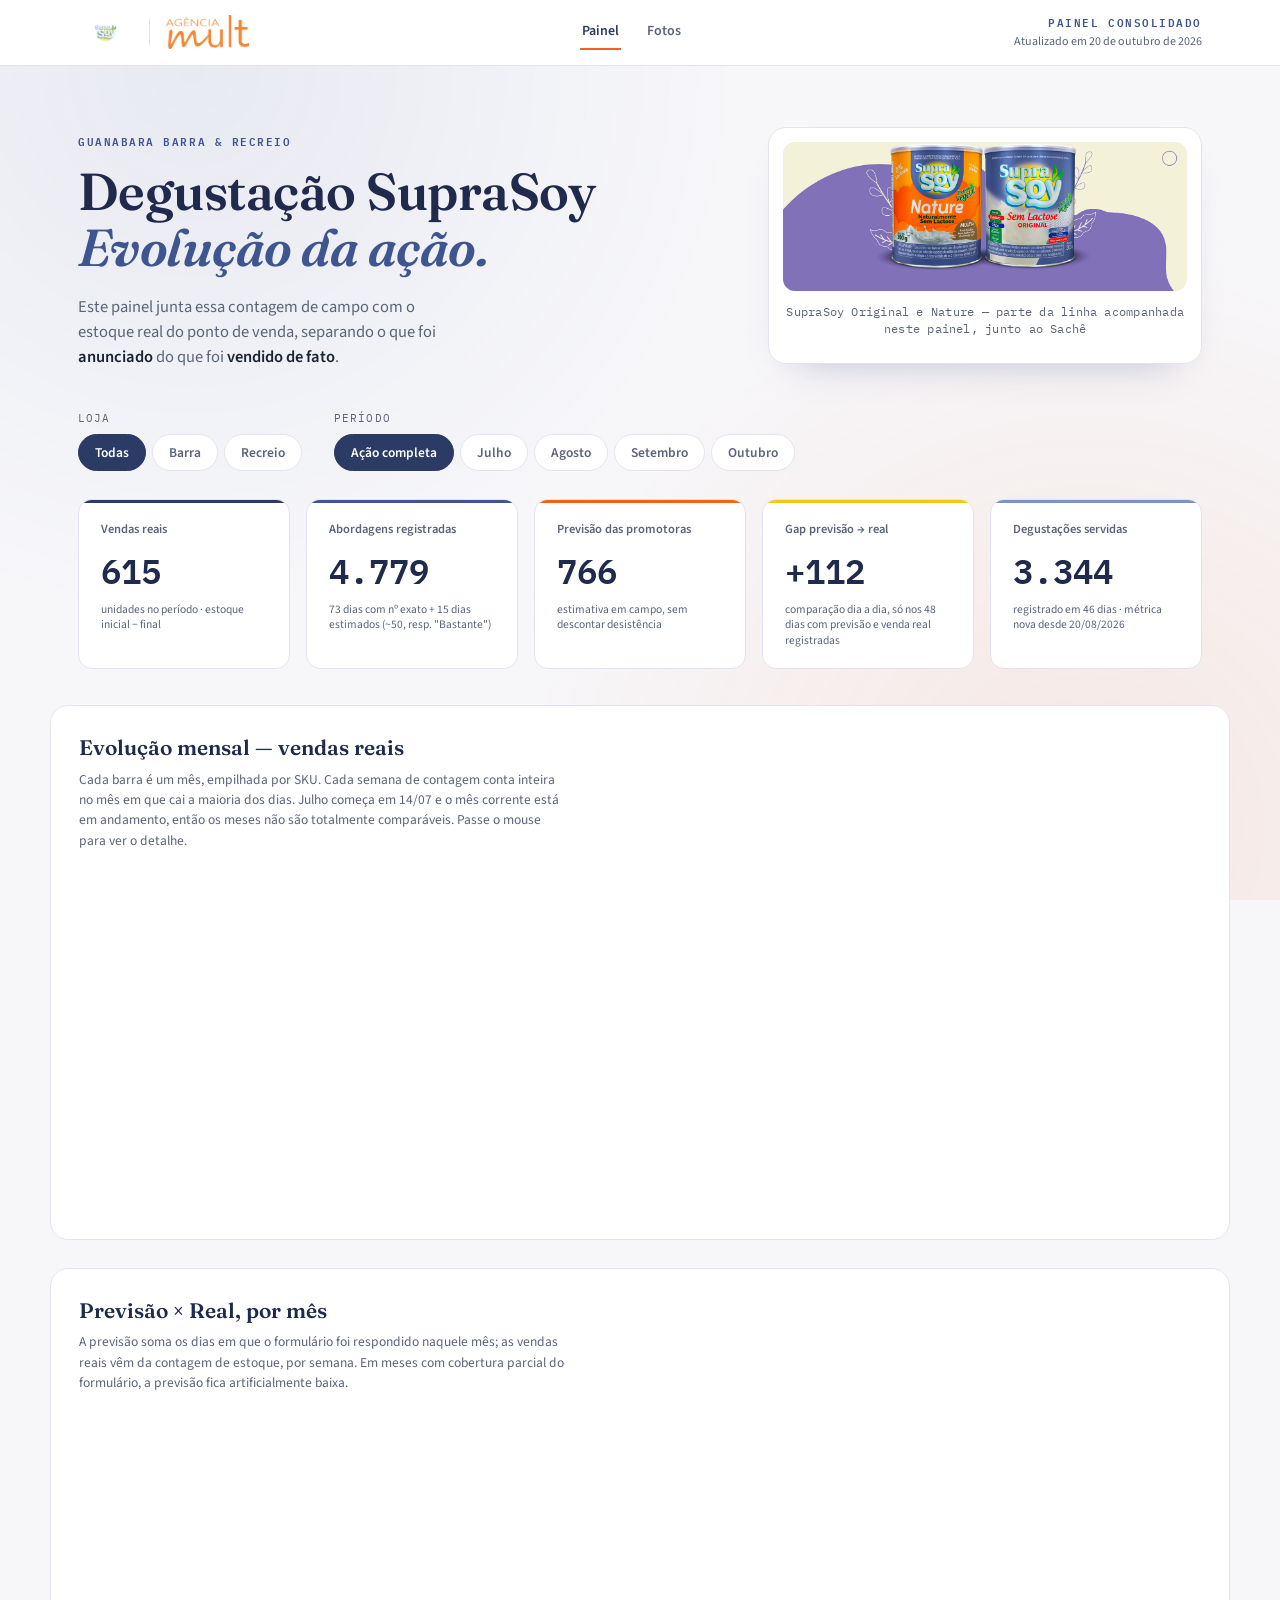
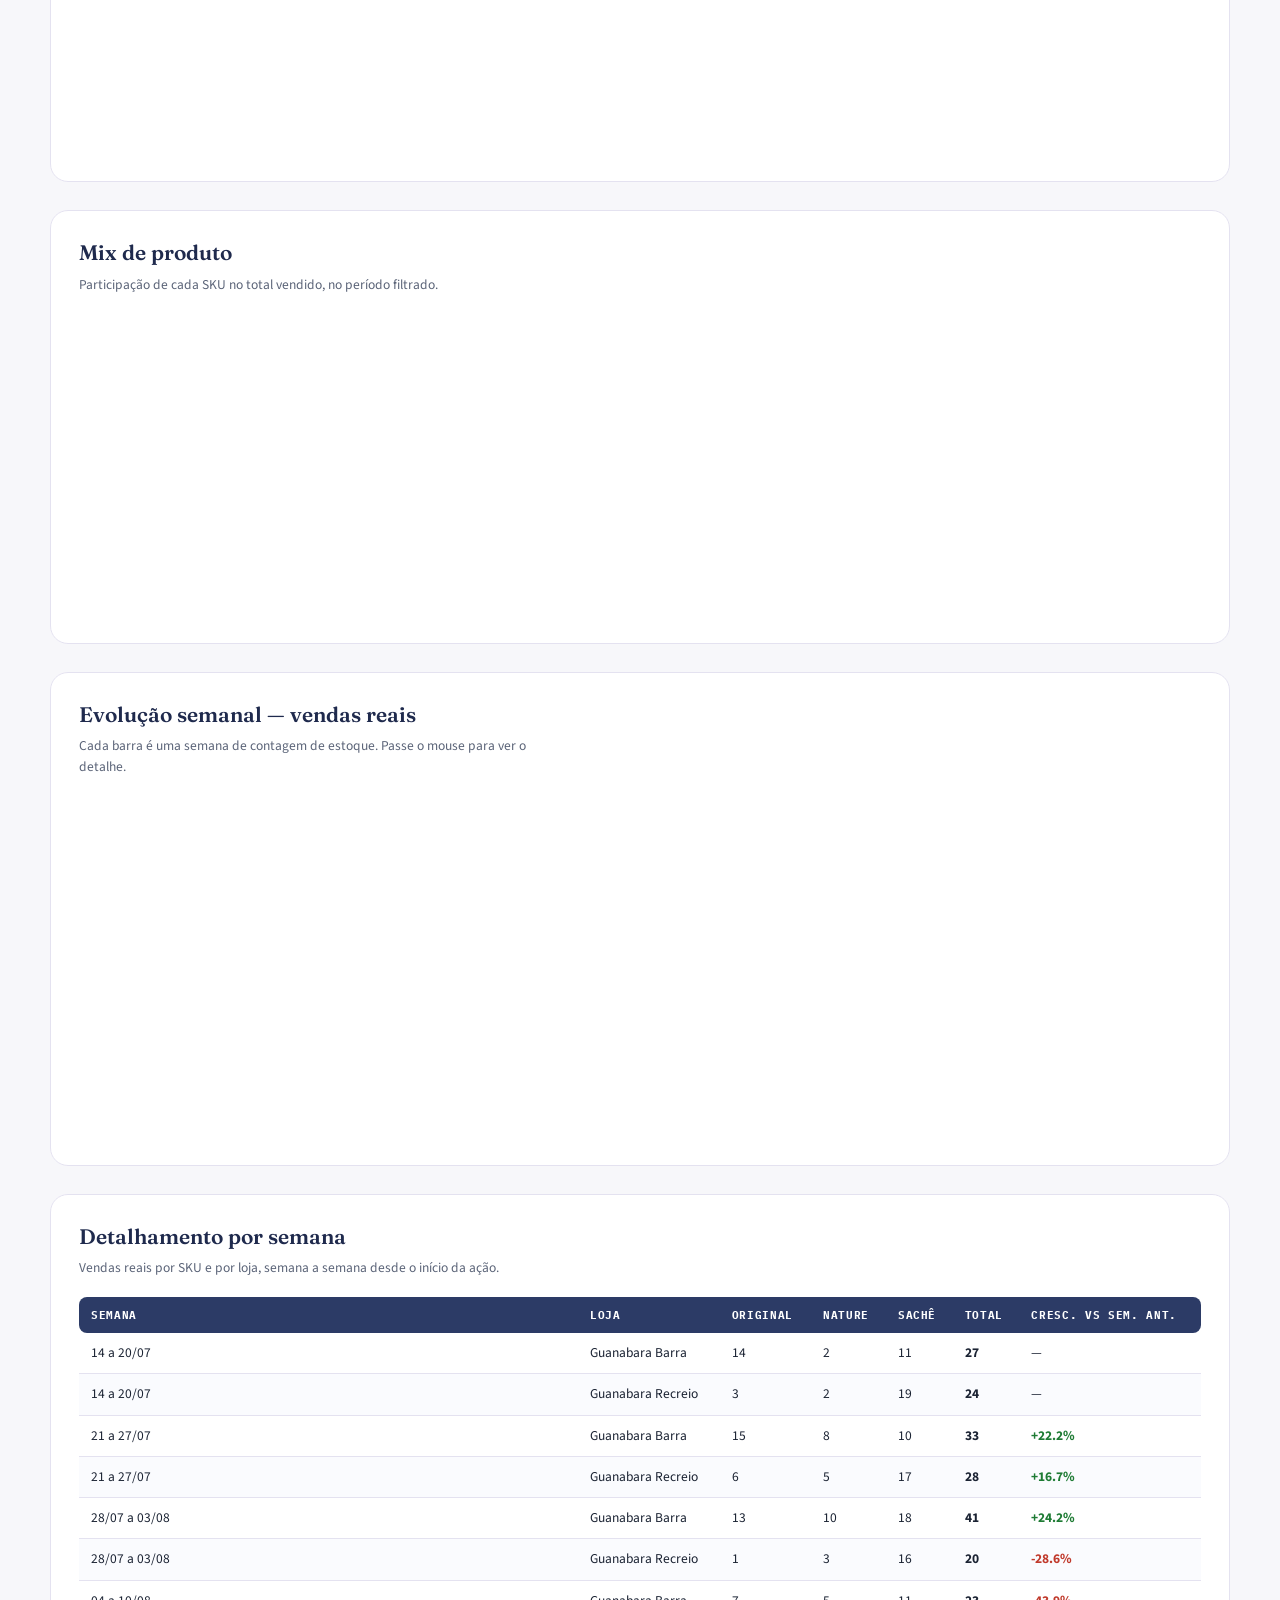
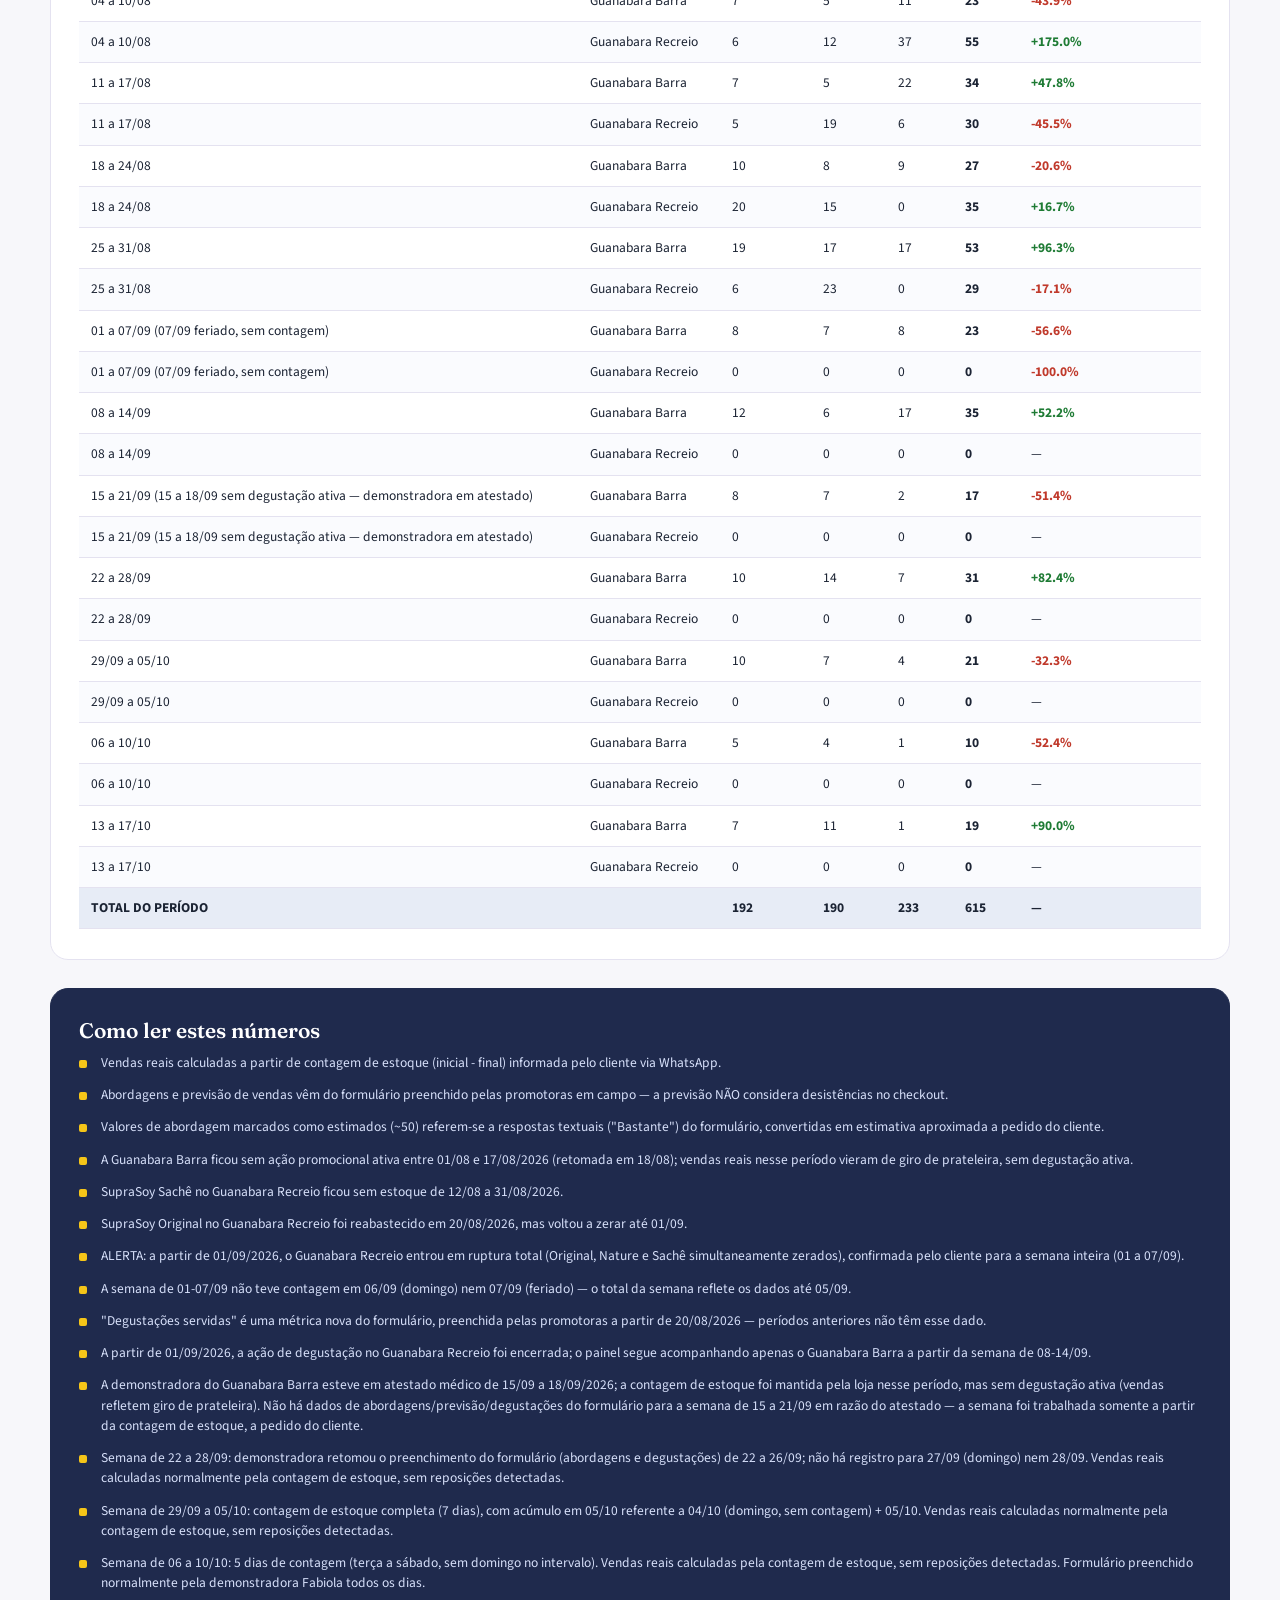
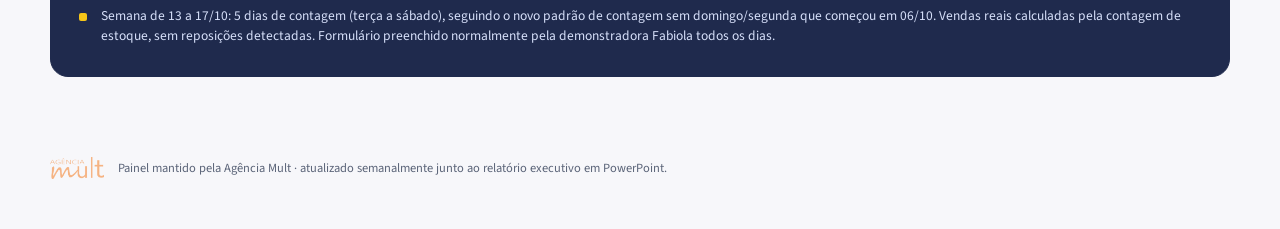
<file: index.html>
<!DOCTYPE html>
<html lang="pt-BR">
<head>
<meta charset="UTF-8">
<meta name="viewport" content="width=device-width, initial-scale=1.0">
<title>SupraSoy × Guanabara — Painel de Degustação</title>
<link rel="preconnect" href="https://fonts.googleapis.com">
<link href="https://fonts.googleapis.com/css2?family=Fraunces:opsz,wght@9..144,500;9..144,600&family=IBM+Plex+Mono:wght@500;600&family=Source+Sans+3:wght@400;500;600&display=swap" rel="stylesheet">
<script src="chart.min.js"></script>
<link rel="stylesheet" href="style.css">
</head>
<body>

<div class="bg-texture" aria-hidden="true"></div>

<header class="topbar">
  <div class="topbar-inner">
    <div class="brand-lockup">
      <img src="assets/logo-suprasoy.jpg" alt="SupraSoy" class="logo logo-supra">
      <div class="brand-divider" aria-hidden="true"></div>
      <img src="assets/logo-mult.png" alt="Agência Mult" class="logo logo-mult">
    </div>
    <nav class="topnav">
      <a href="index.html" class="active">Painel</a>
      <a href="fotos.html">Fotos</a>
    </nav>
    <div class="topbar-meta">
      <span class="eyebrow">Painel consolidado</span>
      <span class="updated" id="lastUpdated">—</span>
    </div>
  </div>
</header>

<main>

  <section class="hero">
    <div class="hero-inner">
      <p class="eyebrow">Guanabara Barra &amp; Recreio</p>
      <h1>Degustação SupraSoy<br><span class="hero-accent">Evolução da ação.</span></h1>
      <p class="hero-sub">Este painel junta essa contagem de campo com o estoque real do ponto de venda, separando o que foi <em>anunciado</em> do que foi <em>vendido de fato</em>.</p>
    </div>
    <div class="hero-photo">
      <img src="assets/produtos-suprasoy.png" alt="Latas SupraSoy Nature e Original">
      <p class="hero-photo-caption">SupraSoy Original e Nature — parte da linha acompanhada neste painel, junto ao Sachê</p>
    </div>
  </section>

  <section class="controls" id="controls">
    <div class="control-group" role="group" aria-label="Filtrar por loja">
      <span class="control-label">Loja</span>
      <div class="pill-group" id="storeFilter">
        <button class="pill active" data-store="all">Todas</button>
        <button class="pill" data-store="barra">Barra</button>
        <button class="pill" data-store="recreio">Recreio</button>
      </div>
    </div>
    <div class="control-group" role="group" aria-label="Filtrar por período">
      <span class="control-label">Período</span>
      <div class="pill-group" id="periodFilter">
        <button class="pill active" data-period="all">Ação completa</button>
        <button class="pill" data-period="jul">Julho</button>
        <button class="pill" data-period="ago">Agosto</button>
        <button class="pill" data-period="set">Setembro</button>
        <button class="pill" data-period="out">Outubro</button>
      </div>
    </div>
  </section>

  <section class="kpis" id="kpiSection">
    <div class="kpi-card" id="kpiVendas">
      <span class="kpi-label">Vendas reais</span>
      <span class="kpi-value"><span class="kpi-number">—</span></span>
      <span class="kpi-sub">unidades no período · estoque inicial − final</span>
    </div>
    <div class="kpi-card" id="kpiAbordagens">
      <span class="kpi-label">Abordagens registradas</span>
      <span class="kpi-value"><span class="kpi-number">—</span></span>
      <span class="kpi-sub" id="kpiAbordagensSub">consumidores abordados pelas promotoras</span>
    </div>
    <div class="kpi-card" id="kpiPrevisao">
      <span class="kpi-label">Previsão das promotoras</span>
      <span class="kpi-value"><span class="kpi-number">—</span></span>
      <span class="kpi-sub">estimativa em campo, sem descontar desistência</span>
    </div>
    <div class="kpi-card" id="kpiGap">
      <span class="kpi-label">Gap previsão → real</span>
      <span class="kpi-value"><span class="kpi-number">—</span></span>
      <span class="kpi-sub">quanto a previsão superestimou a venda</span>
    </div>
    <div class="kpi-card" id="kpiDegustacoes">
      <span class="kpi-label">Degustações servidas</span>
      <span class="kpi-value"><span class="kpi-number">—</span></span>
      <span class="kpi-sub" id="kpiDegustacoesSub">métrica nova, disponível a partir de 20/08/2026</span>
    </div>
  </section>

  <section class="panel">
    <div class="panel-head">
      <h2>Evolução mensal — vendas reais</h2>
      <p class="panel-sub">Cada barra é um mês, empilhada por SKU. Cada semana de contagem conta inteira no mês em que cai a maioria dos dias. Julho começa em 14/07 e o mês corrente está em andamento, então os meses não são totalmente comparáveis. Passe o mouse para ver o detalhe.</p>
    </div>
    <div class="chart-box chart-tall">
      <canvas id="chartMonthly"></canvas>
    </div>
  </section>

  <section class="panel">
    <div class="panel-head">
      <h2>Previsão × Real, por mês</h2>
      <p class="panel-sub">A previsão soma os dias em que o formulário foi respondido naquele mês; as vendas reais vêm da contagem de estoque, por semana. Em meses com cobertura parcial do formulário, a previsão fica artificialmente baixa.</p>
    </div>
    <div class="chart-box chart-tall">
      <canvas id="chartForecast"></canvas>
    </div>
  </section>

  <section class="panel">
    <div class="panel-head">
      <h2>Mix de produto</h2>
      <p class="panel-sub">Participação de cada SKU no total vendido, no período filtrado.</p>
    </div>
    <div class="chart-box chart-box-centered">
      <canvas id="chartMix"></canvas>
    </div>
  </section>

  <section class="panel">
    <div class="panel-head">
      <h2>Evolução semanal — vendas reais</h2>
      <p class="panel-sub">Cada barra é uma semana de contagem de estoque. Passe o mouse para ver o detalhe.</p>
    </div>
    <div class="chart-box chart-tall">
      <canvas id="chartWeekly"></canvas>
    </div>
  </section>

  <section class="panel">
    <div class="panel-head">
      <h2>Detalhamento por semana</h2>
      <p class="panel-sub">Vendas reais por SKU e por loja, semana a semana desde o início da ação.</p>
    </div>
    <div class="table-wrap">
      <table id="weeklyTable">
        <thead>
          <tr>
            <th>Semana</th>
            <th>Loja</th>
            <th>Original</th>
            <th>Nature</th>
            <th>Sachê</th>
            <th>Total</th>
            <th>Cresc. vs sem. ant.</th>
          </tr>
        </thead>
        <tbody></tbody>
      </table>
    </div>
  </section>

  <section class="panel notes-panel">
    <div class="panel-head">
      <h2>Como ler estes números</h2>
    </div>
    <ul class="notes-list" id="notesList"></ul>
  </section>

</main>

<footer class="site-footer">
  <div class="footer-inner">
    <img src="assets/logo-mult.png" alt="Agência Mult" class="footer-logo">
    <p>Painel mantido pela Agência Mult · atualizado semanalmente junto ao relatório executivo em PowerPoint.</p>
  </div>
</footer>

<script src="app.js"></script>
</body>
</html>
</file>
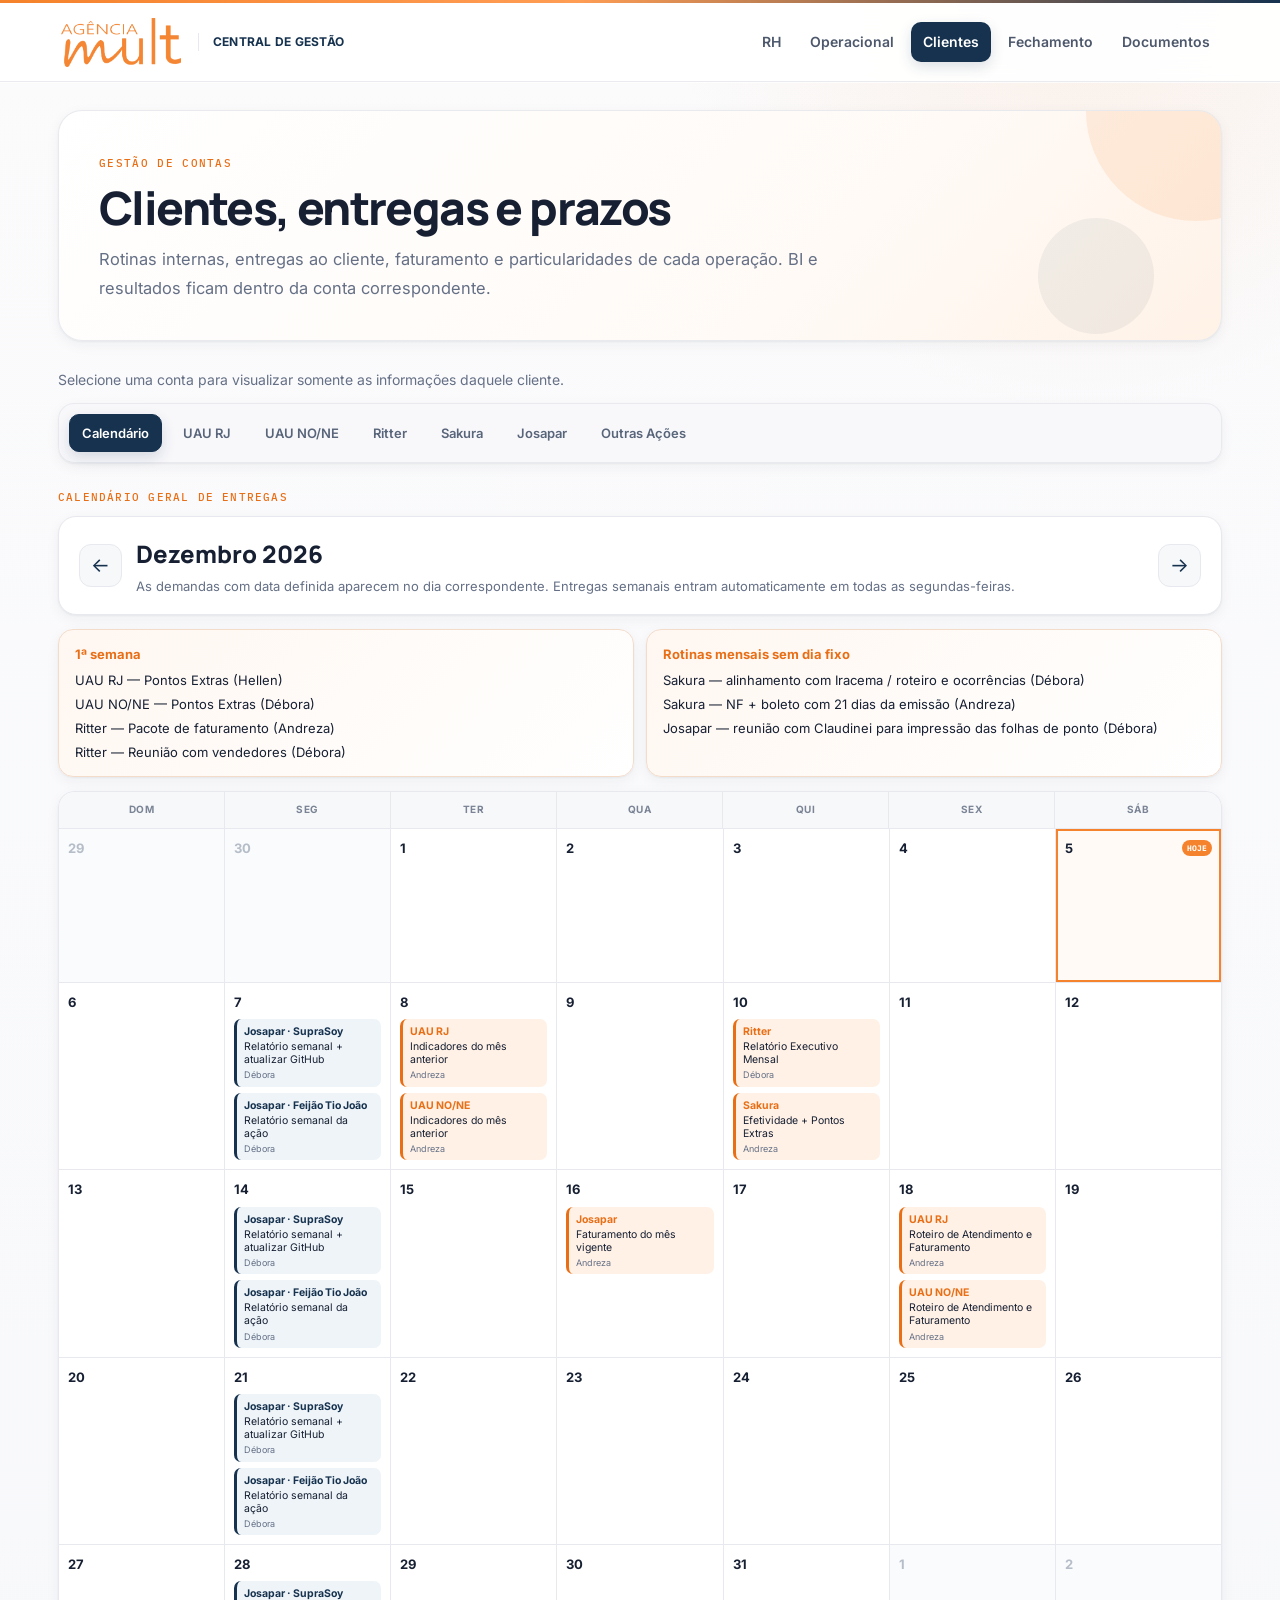
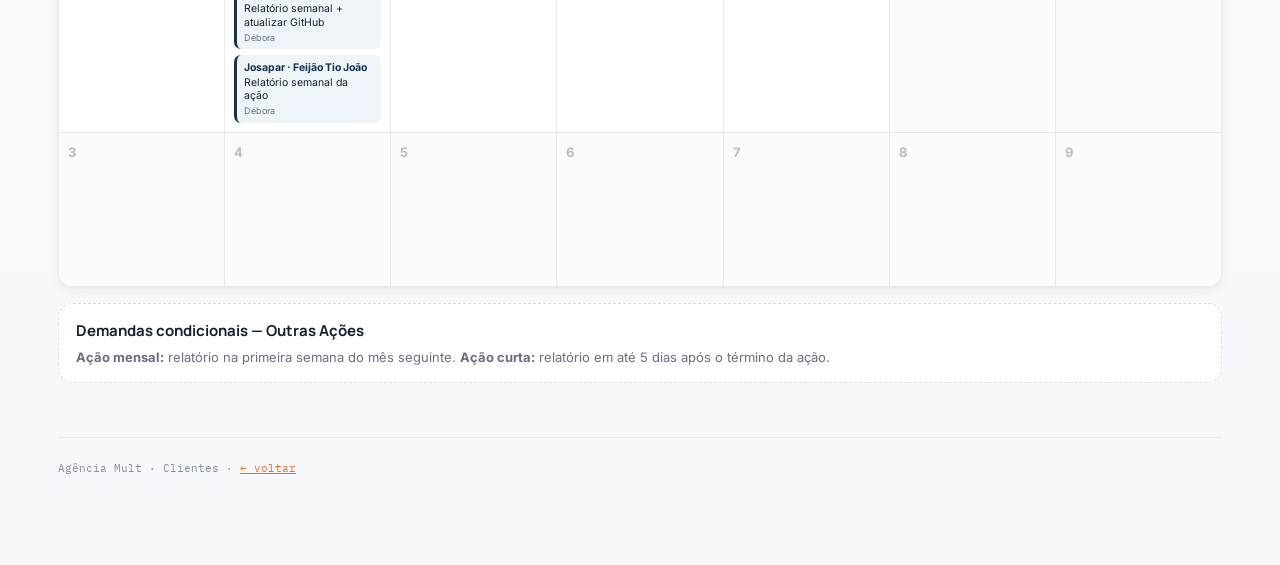
<file: clientes.html>
<!doctype html><html lang="pt-BR"><head><meta charset="utf-8"><meta name="viewport" content="width=device-width,initial-scale=1"><title>Clientes — Agência Mult</title><link rel="stylesheet" href="assets/style.css"></head><body>
<nav class="top"><div class="wrap wide"><a class="brand brand-logo" href="index.html"><img src="assets/logo-agencia-mult.png" alt="Agência Mult"><span class="brand-title">Central de Gestão</span></a><div class="links"><a href="rh.html">RH</a><a href="operacional.html">Operacional</a><a href="clientes.html" class="active">Clientes</a><a href="fechamento-mensal.html">Fechamento</a><a href="documentos-extras.html">Documentos</a></div></div></nav>
<div class="wrap wide"><header class="page"><span class="eyebrow">Gestão de contas</span><h1>Clientes, entregas e prazos</h1><p class="lead">Rotinas internas, entregas ao cliente, faturamento e particularidades de cada operação. BI e resultados ficam dentro da conta correspondente.</p></header>
<p class="client-hint">Selecione uma conta para visualizar somente as informações daquele cliente.</p><div class="client-nav" role="tablist" aria-label="Clientes"><a href="#calendario" class="active" role="tab">Calendário</a><a href="#uau-rj" role="tab">UAU RJ</a><a href="#uau-none" role="tab">UAU NO/NE</a><a href="#ritter" role="tab">Ritter</a><a href="#sakura" role="tab">Sakura</a><a href="#josapar" role="tab">Josapar</a><a href="#outras" role="tab">Outras Ações</a></div>
<section id="calendario" class="client-view active">
  <div class="section-label">Calendário geral de entregas</div>
  <div class="calendar-toolbar">
    <button type="button" class="calendar-btn" id="calPrev" aria-label="Mês anterior">←</button>
    <div>
      <h2 id="calendarTitle">Calendário</h2>
      <p>As demandas com data definida aparecem no dia correspondente. Entregas semanais entram automaticamente em todas as segundas-feiras.</p>
    </div>
    <button type="button" class="calendar-btn" id="calNext" aria-label="Próximo mês">→</button>
  </div>

  <div class="calendar-windows">
    <div class="calendar-window"><b>1ª semana</b><span>UAU RJ — Pontos Extras (Hellen)</span><span>UAU NO/NE — Pontos Extras (Débora)</span><span>Ritter — Pacote de faturamento (Andreza)</span><span>Ritter — Reunião com vendedores (Débora)</span></div>
    <div class="calendar-window"><b>Rotinas mensais sem dia fixo</b><span>Sakura — alinhamento com Iracema / roteiro e ocorrências (Débora)</span><span>Sakura — NF + boleto com 21 dias da emissão (Andreza)</span><span>Josapar — reunião com Claudinei para impressão das folhas de ponto (Débora)</span></div>
  </div>

  <div class="calendar-scroll">
    <div class="calendar-grid calendar-weekdays" aria-hidden="true">
      <div>DOM</div><div>SEG</div><div>TER</div><div>QUA</div><div>QUI</div><div>SEX</div><div>SÁB</div>
    </div>
    <div class="calendar-grid" id="calendarGrid" aria-live="polite"></div>
  </div>

  <div class="calendar-conditional">
    <h3>Demandas condicionais — Outras Ações</h3>
    <p><b>Ação mensal:</b> relatório na primeira semana do mês seguinte. <b>Ação curta:</b> relatório em até 5 dias após o término da ação.</p>
  </div>
</section>

<section id="uau-rj" class="client-card client-view"><h2>UAU RJ</h2><div class="meta"><span>Empresa: MULTI TRADE MARKETING</span><span>Redes: Guanabara · Atacadão · Prezunic · Mundial · Assaí · Megabox</span></div>
<div class="subcard"><h3>Indicadores</h3><p class="compact">Andreza · mensal · período do dia 1 ao último dia · <span class="deadline">envio até dia 08 do mês subsequente</span>. Fonte: Trade Pro. Atualizar base Indicadores UAU com caixas abertas por loja, turnover, ruptura e efetividade.</p></div>
<div class="subcard"><h3>Pontos Extras</h3><p class="compact">Hellen · mensal · <span class="deadline">1ª semana do mês subsequente</span>. Fotos do Trade Pro + grupos de WhatsApp. Gerar um PowerPoint separado por rede e enviar ao executivo responsável + André Bolzan.</p></div>
<div class="subcard"><h3>Roteiro de Atendimento e Faturamento</h3><p class="compact">Andreza · <span class="deadline">dia 18 do mês vigente</span>. Usar a base existente, conferir lojas/frequência/dias, identificar promotor somente pela matrícula do Trade Pro e calcular valor por loja. A soma das lojas deve ser exatamente igual ao valor da fatura. Enviar à UAU e emitir NFs somente após o OK.</p></div>
<div class="subcard"><h3>Power BI</h3><p class="compact">Atualização realizada por Gabriella com Felix. <span class="status-note">Escopo detalhado ainda a documentar.</span></p></div></section>

<section id="uau-none" class="client-card client-view"><h2>UAU NO/NE</h2><div class="meta"><span>Empresa: MULTI TRADE MARKETING</span></div><div class="subcard"><h3>Indicadores</h3><p class="compact">Andreza · mesmo padrão UAU RJ · <span class="deadline">até dia 08 do mês subsequente</span>.</p></div><div class="subcard"><h3>Pontos Extras</h3><p class="compact">Débora · <span class="deadline">1ª semana do mês subsequente</span>. Mesmo protocolo de coleta do RJ, porém em um único arquivo consolidado com todas as redes atendidas.</p></div><div class="subcard"><h3>Roteiro de Atendimento e Faturamento</h3><p class="compact">Andreza · <span class="deadline">dia 18 do mês vigente</span>.</p></div></section>

<section id="ritter" class="client-card client-view"><h2>Ritter</h2><div class="meta"><span>Empresa: MULTI TRADE MARKETING</span><span>Coordenação: Débora</span><span>Equipe: promotores exclusivos</span></div><div class="subcard"><h3>Pacote Mensal de Faturamento</h3><p class="compact">Andreza · 1ª semana do mês subsequente. Fatura Descritiva + boleto + NF + FGTS do mês anterior/comprovante + detalhamento da guia FGTS (RE) + INSS. Boleto com vencimento até dia 15.</p></div><div class="subcard"><h3>Relatório Executivo Mensal</h3><p class="compact">Débora · <span class="deadline">até dia 10 do mês subsequente</span>. Conteúdo fixo: Efetividade · Ocorrências · Pontos Extras.</p></div><div class="subcard"><h3>Reunião mensal</h3><p class="compact">Débora · agendar reunião com os vendedores na <span class="deadline">primeira semana do mês</span>.</p></div></section>

<section id="sakura" class="client-card client-view"><h2>Sakura</h2><div class="meta"><span>Empresa: MULTI TRADE MARKETING</span><span>Promotora: Bárbara</span><span>Vendedora: Iracema</span></div><div class="subcard"><h3>Alinhamento mensal</h3><p class="compact">Débora · conferir com Bárbara ocorrências/particularidades das lojas e alinhar com Iracema se o roteiro permanece igual ou precisa de alterações.</p></div><div class="subcard"><h3>Relatório Mensal</h3><p class="compact">Andreza · Efetividade + Pontos Extras · <span class="deadline">até dia 10 do mês subsequente</span>.</p></div><div class="subcard"><h3>Cobrança</h3><p class="compact">Andreza · enviar somente NF + boleto. O boleto tem prazo de 21 dias a partir da emissão. Não há fatura descritiva nem roteiro para faturamento.</p></div></section>

<section id="josapar" class="client-card client-view"><h2>Josapar</h2><div class="meta"><span>Empresa: FORMA TRADE MKT</span></div><div class="subcard"><h3>Promotores — Gestão DP/RH</h3><p class="compact">A Josapar faz a gestão operacional em sistema próprio, sem acesso da Agência Mult e sem participação da agência no grupo de fotos. A Mult atua principalmente em DP/RH, comunicação e campanhas pontuais.</p><ul class="compact"><li><b>Folha de ponto:</b> Débora agenda reunião mensal com Claudinei, que leva o notebook com acesso ao sistema para impressão das folhas do mês completo.</li></ul></div>
<div class="subcard"><h3>SupraSoy — 2 demonstradoras</h3><p class="compact">Débora · relatório toda segunda-feira. Demonstradoras preenchem Google Forms diariamente; Claudinei envia vendas reais da semana anterior; Débora reúne Excel do Forms + vendas + fotos do WhatsApp e envia ao chat de IA. A IA gera o PPT e os arquivos do relatório interativo. Revisar, enviar PPT, atualizar GitHub e validar o link publicado.</p></div>
<div class="subcard"><h3>Feijão Tio João — 1 demonstradora</h3><p class="compact">Débora · mesmo fluxo semanal: Excel do Google Forms + vendas reais do Claudinei + fotos → IA → revisão → PowerPoint → envio toda segunda-feira.</p></div>
<div class="subcard"><h3>Faturamento</h3><p class="compact">Andreza · <span class="deadline">dia 16 do mês vigente</span>. Preparar Excel da fatura → enviar para Claudinei validar → aguardar OK → providenciar NF → enviar por e-mail Excel aprovado + NF.</p></div></section>

<section id="outras" class="client-card client-view"><h2>Outras Ações / Novos Clientes</h2><div class="meta"><span>Exemplos: Segafredo · Banana Brasil · SuperGoma</span></div><p class="compact">Processo replicável para ações ainda não fixas. As demonstradoras preenchem Google Forms diariamente com informações da execução no PDV.</p><div class="subcard"><h3>Prazo de relatório</h3><ul class="compact"><li><b>Ação mensal:</b> envio na primeira semana do mês seguinte.</li><li><b>Ação curta:</b> envio em até 5 dias após o término.</li></ul></div><div class="subcard"><h3>Checklist de abertura</h3><ul class="check"><li>Definir cliente, marca/produto e empresa/CNPJ responsável</li><li>Definir período, lojas, equipe e coordenação responsável</li><li>Criar Google Forms da ação e testar</li><li>Criar grupo da ação com cliente e demonstradoras/promotores</li><li>Definir padrão de fotos e informações</li><li>Confirmar como serão recebidas as vendas reais, quando aplicável</li><li>Definir prazo e destinatários do relatório</li><li>Checar com o cliente sobre treinamento de produto e organizar quando aplicável</li></ul></div></section>
<footer class="page">Agência Mult · Clientes · <a href="index.html">← voltar</a></footer></div><script>
(function(){
  const tabs = Array.from(document.querySelectorAll('.client-nav a'));
  const views = Array.from(document.querySelectorAll('.client-view'));
  function showView(id, updateHash){
    if(!document.getElementById(id)) id = 'calendario';
    views.forEach(v => v.classList.toggle('active', v.id === id));
    tabs.forEach(t => {
      const on = t.getAttribute('href') === '#' + id;
      t.classList.toggle('active', on);
      t.setAttribute('aria-selected', on ? 'true' : 'false');
    });
    if(updateHash && history.replaceState){ history.replaceState(null, '', '#' + id); }
    window.scrollTo({top:0, behavior:'smooth'});
  }
  tabs.forEach(tab => tab.addEventListener('click', function(e){
    e.preventDefault();
    showView(this.getAttribute('href').slice(1), true);
  }));
  const initial = location.hash ? location.hash.slice(1) : 'calendario';
  showView(initial, false);

  const monthlyEvents = {
    8: [
      {client:'UAU RJ', task:'Indicadores do mês anterior', owner:'Andreza'},
      {client:'UAU NO/NE', task:'Indicadores do mês anterior', owner:'Andreza'}
    ],
    10: [
      {client:'Ritter', task:'Relatório Executivo Mensal', owner:'Débora'},
      {client:'Sakura', task:'Efetividade + Pontos Extras', owner:'Andreza'}
    ],
    16: [{client:'Josapar', task:'Faturamento do mês vigente', owner:'Andreza'}],
    18: [
      {client:'UAU RJ', task:'Roteiro de Atendimento e Faturamento', owner:'Andreza'},
      {client:'UAU NO/NE', task:'Roteiro de Atendimento e Faturamento', owner:'Andreza'}
    ]
  };
  const mondayEvents = [
    {client:'Josapar · SupraSoy', task:'Relatório semanal + atualizar GitHub', owner:'Débora'},
    {client:'Josapar · Feijão Tio João', task:'Relatório semanal da ação', owner:'Débora'}
  ];

  const title = document.getElementById('calendarTitle');
  const grid = document.getElementById('calendarGrid');
  const prev = document.getElementById('calPrev');
  const next = document.getElementById('calNext');
  const monthNames = ['Janeiro','Fevereiro','Março','Abril','Maio','Junho','Julho','Agosto','Setembro','Outubro','Novembro','Dezembro'];
  const now = new Date();
  let viewYear = now.getFullYear();
  let viewMonth = now.getMonth();

  function esc(v){ return String(v).replace(/[&<>"']/g, c => ({'&':'&amp;','<':'&lt;','>':'&gt;','"':'&quot;',"'":'&#39;'}[c])); }
  function eventHTML(e, kind){
    return '<div class="cal-event '+(kind||'')+'"><b>'+esc(e.client)+'</b><span>'+esc(e.task)+'</span><small>'+esc(e.owner)+'</small></div>';
  }
  function renderCalendar(){
    if(!grid || !title) return;
    title.textContent = monthNames[viewMonth] + ' ' + viewYear;
    grid.innerHTML = '';
    const first = new Date(viewYear, viewMonth, 1);
    const lastDay = new Date(viewYear, viewMonth + 1, 0).getDate();
    const startDay = first.getDay();
    const prevLast = new Date(viewYear, viewMonth, 0).getDate();
    const totalCells = 42;
    for(let i=0;i<totalCells;i++){
      const dayNum = i - startDay + 1;
      const cell = document.createElement('div');
      cell.className = 'calendar-day';
      let d, inMonth = true;
      if(dayNum < 1){ d = prevLast + dayNum; inMonth = false; }
      else if(dayNum > lastDay){ d = dayNum - lastDay; inMonth = false; }
      else d = dayNum;
      if(!inMonth) cell.classList.add('outside');
      const date = new Date(viewYear, viewMonth, dayNum);
      const isToday = inMonth && d===now.getDate() && viewMonth===now.getMonth() && viewYear===now.getFullYear();
      if(isToday) cell.classList.add('today');
      cell.innerHTML = '<div class="calendar-date">'+d+(isToday?'<span>hoje</span>':'')+'</div>';
      if(inMonth){
        let html='';
        if(date.getDay()===1) mondayEvents.forEach(e => html += eventHTML(e,'weekly'));
        if(monthlyEvents[d]) monthlyEvents[d].forEach(e => html += eventHTML(e,'deadline-event'));
        if(html) cell.insertAdjacentHTML('beforeend','<div class="calendar-events">'+html+'</div>');
      }
      grid.appendChild(cell);
    }
  }
  if(prev) prev.addEventListener('click',()=>{ viewMonth--; if(viewMonth<0){viewMonth=11;viewYear--;} renderCalendar(); });
  if(next) next.addEventListener('click',()=>{ viewMonth++; if(viewMonth>11){viewMonth=0;viewYear++;} renderCalendar(); });
  renderCalendar();
})();
</script></body></html>
</file>
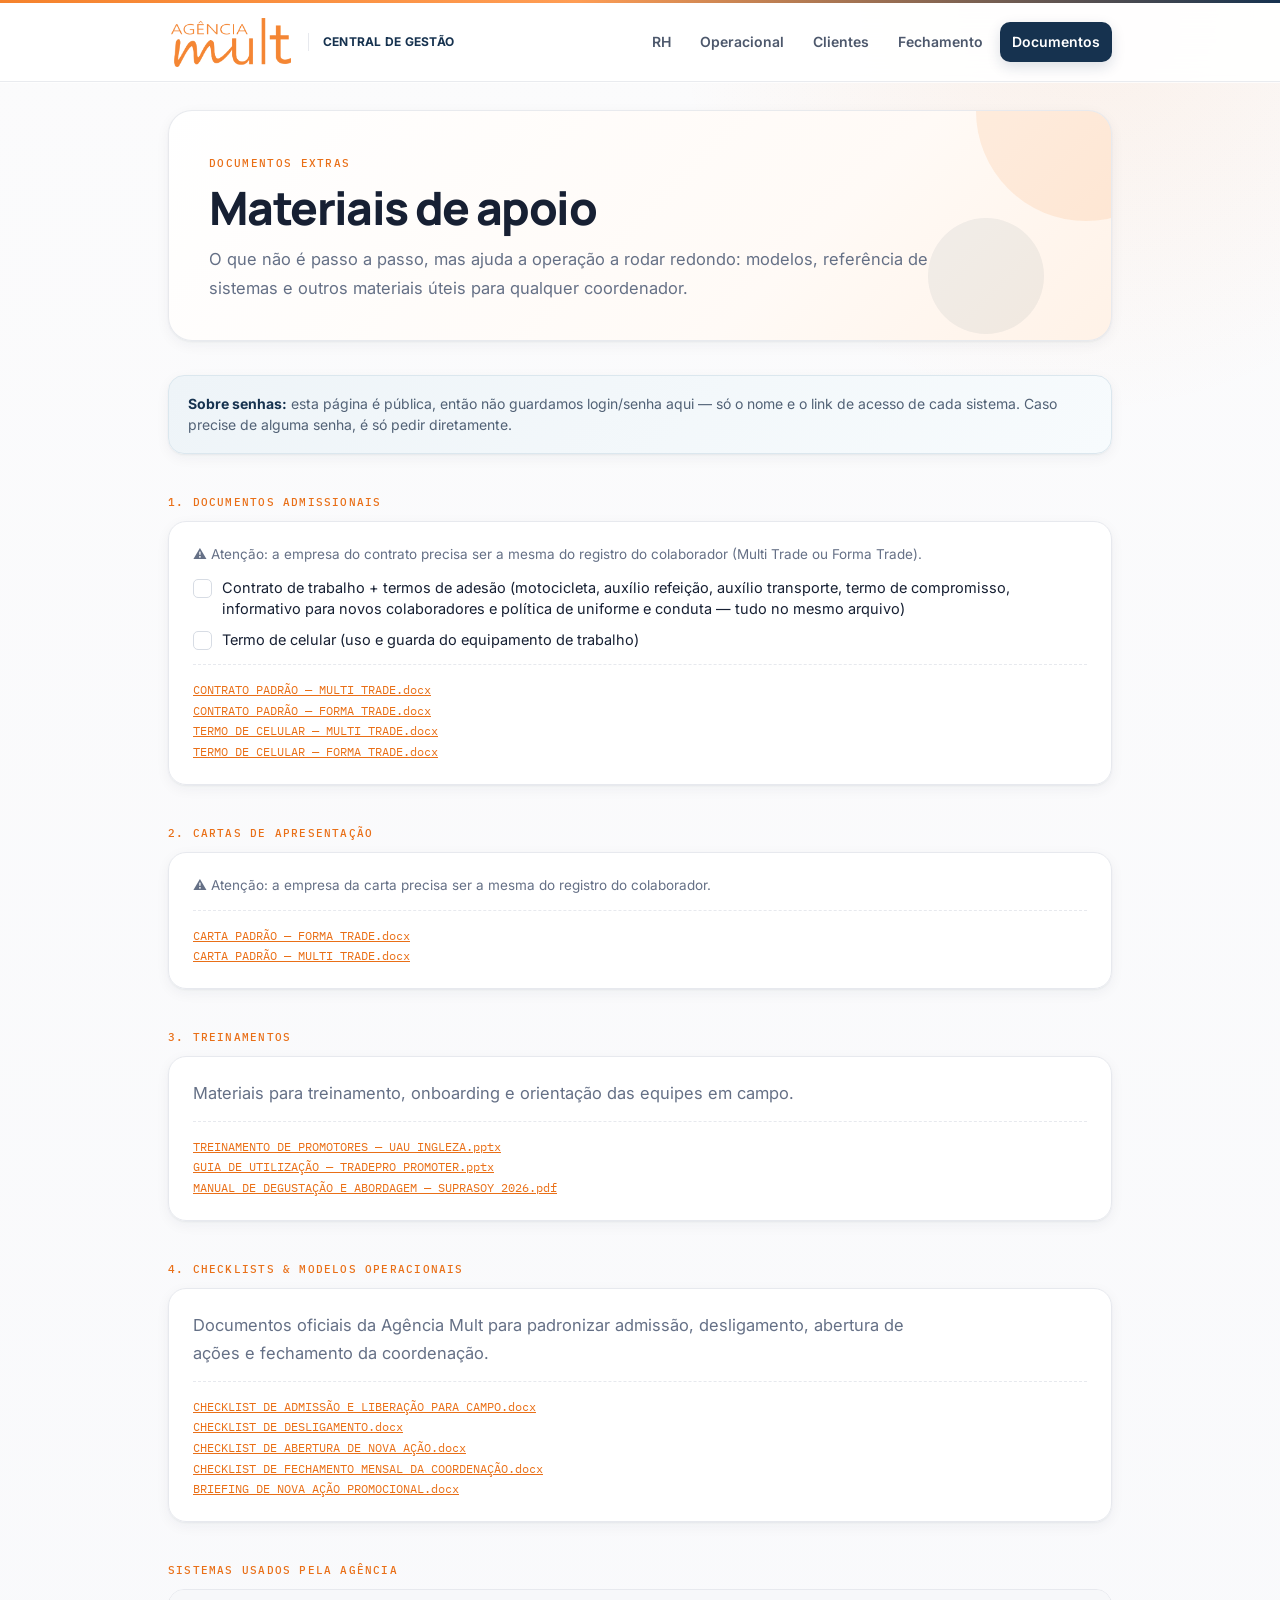
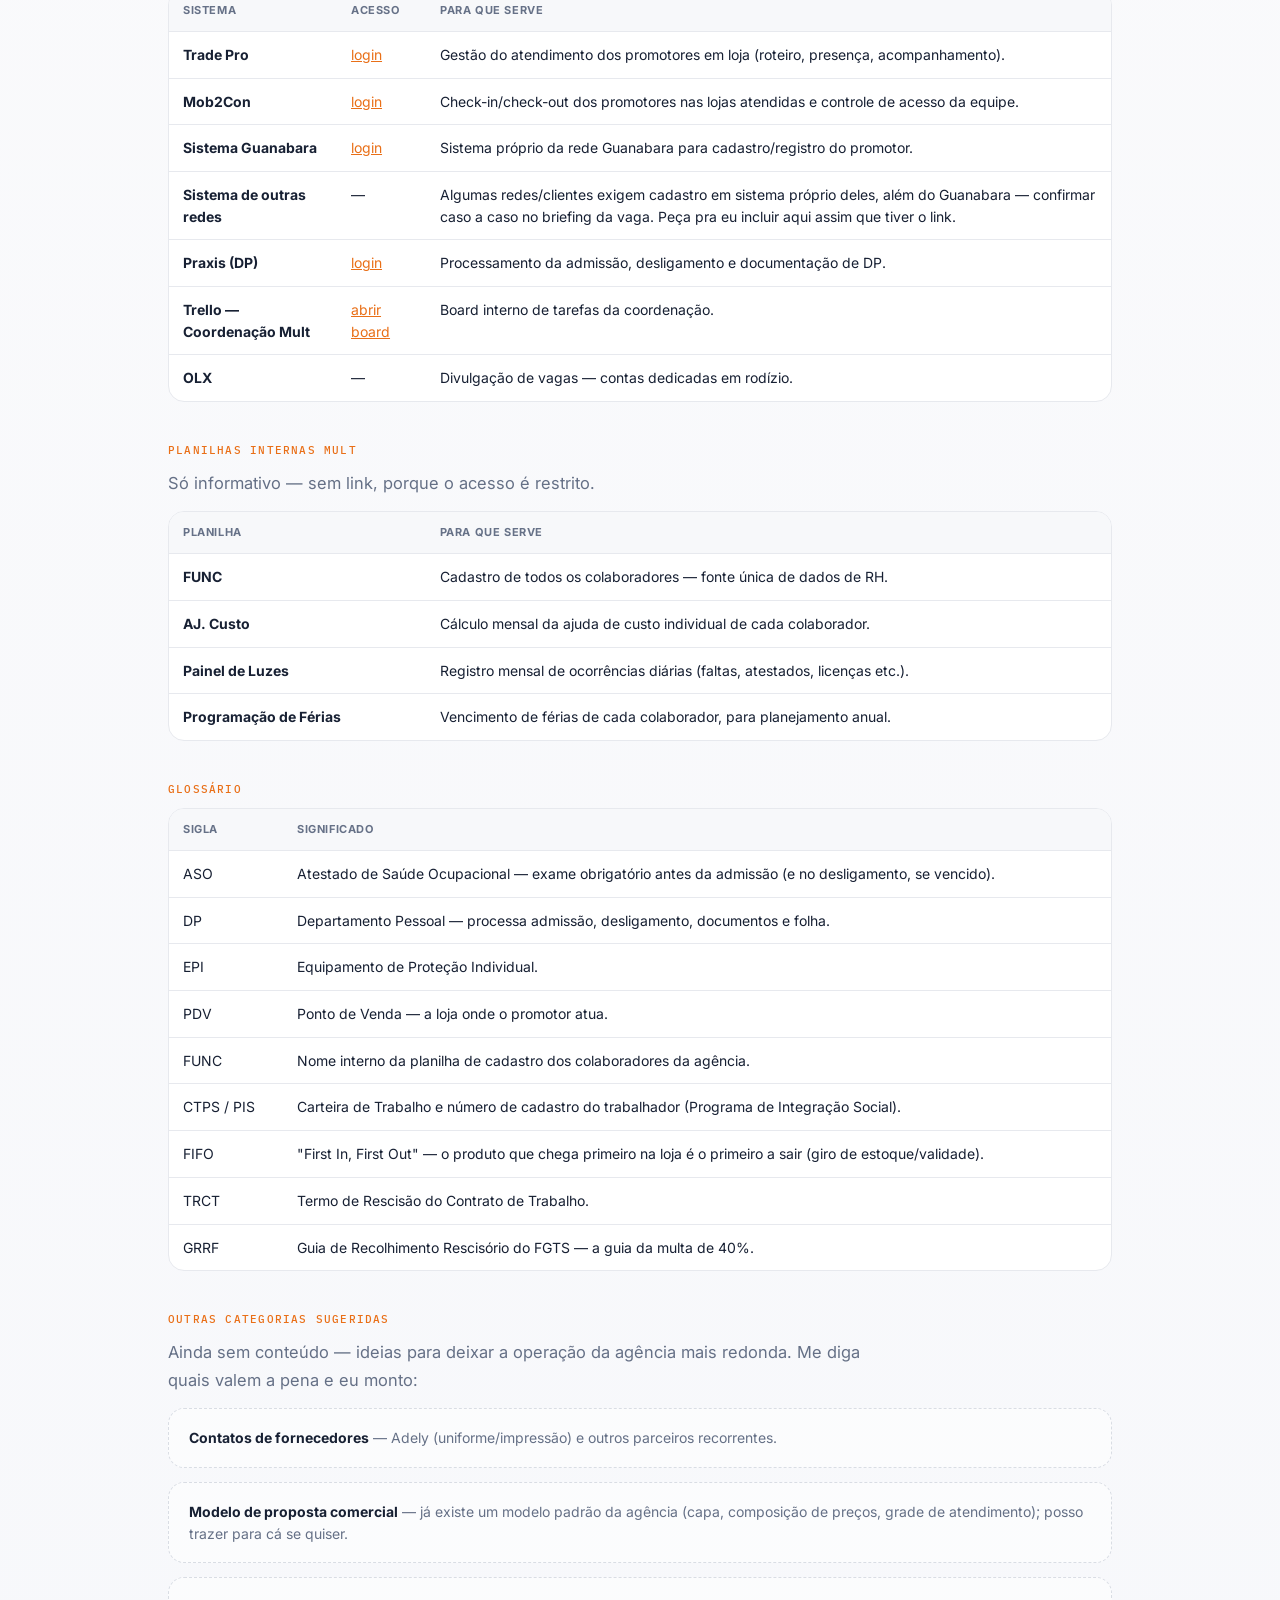
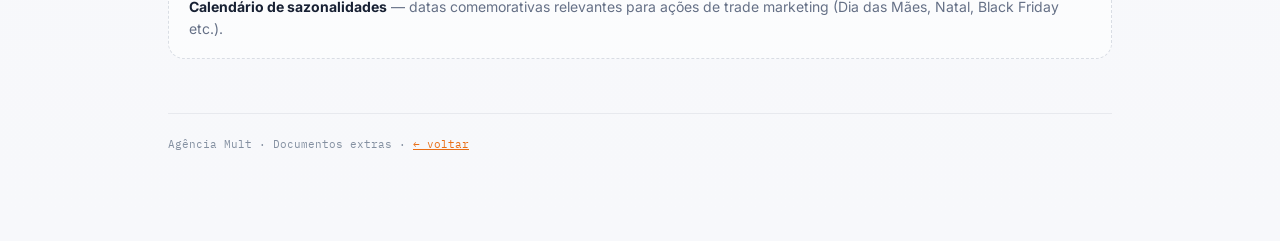
<file: documentos-extras.html>
<!doctype html>
<html lang="pt-BR">
<head>
<meta charset="utf-8">
<meta name="viewport" content="width=device-width, initial-scale=1">
<title>Documentos extras — Processos Agência Mult</title>
<link rel="stylesheet" href="assets/style.css">
</head>
<body>

<nav class="top"><div class="wrap"><a class="brand brand-logo" href="index.html"><img src="assets/logo-agencia-mult.png" alt="Agência Mult"><span class="brand-title">Central de Gestão</span></a><div class="links"><a href="rh.html">RH</a><a href="operacional.html">Operacional</a><a href="clientes.html">Clientes</a><a href="fechamento-mensal.html">Fechamento</a><a href="documentos-extras.html" class="active">Documentos</a></div></div></nav>

<div class="wrap">
  <header class="page">
    <span class="eyebrow">Documentos extras</span>
    <h1>Materiais de apoio</h1>
    <p class="lead">O que não é passo a passo, mas ajuda a operação a rodar redondo: modelos, referência de sistemas e outros materiais úteis para qualquer coordenador.</p>
  </header>

  <div class="callout"><b>Sobre senhas:</b> esta página é pública, então não guardamos login/senha aqui — só o nome e o link de acesso de cada sistema. Caso precise de alguma senha, é só pedir diretamente.</div>

  <div class="section-label">1. Documentos admissionais</div>
  <div class="step">
    <p class="note">⚠ Atenção: a empresa do contrato precisa ser a mesma do registro do colaborador (Multi Trade ou Forma Trade).</p>
    <ul class="check">
      <li>Contrato de trabalho + termos de adesão (motocicleta, auxílio refeição, auxílio transporte, termo de compromisso, informativo para novos colaboradores e política de uniforme e conduta — tudo no mesmo arquivo)</li>
      <li>Termo de celular (uso e guarda do equipamento de trabalho)</li>
    </ul>
    <div class="files">
      <a href="modelos/documentos-extras/contrato-padrao-multi-trade.docx">CONTRATO PADRÃO — MULTI TRADE.docx</a><br>
      <a href="modelos/documentos-extras/contrato-padrao-forma-trade.docx">CONTRATO PADRÃO — FORMA TRADE.docx</a><br>
      <a href="modelos/documentos-extras/termo-de-celular-multi-trade.docx">TERMO DE CELULAR — MULTI TRADE.docx</a><br>
      <a href="modelos/documentos-extras/termo-de-celular-forma-trade.docx">TERMO DE CELULAR — FORMA TRADE.docx</a>
    </div>
  </div>

  <div class="section-label">2. Cartas de Apresentação</div>
  <div class="step">
    <p class="note">⚠ Atenção: a empresa da carta precisa ser a mesma do registro do colaborador.</p>
    <div class="files">
      <a href="modelos/documentos-extras/carta-padrao-forma-trade.docx">CARTA PADRÃO — FORMA TRADE.docx</a><br>
      <a href="modelos/documentos-extras/carta-padrao-multi-trade.docx">CARTA PADRÃO — MULTI TRADE.docx</a>
    </div>
  </div>

  <div class="section-label">3. Treinamentos</div>
  <div class="step">
    <p class="lead" style="margin-bottom:14px">Materiais para treinamento, onboarding e orientação das equipes em campo.</p>
    <div class="files">
      <a href="modelos/treinamentos/Treinamento-Promotores-UAU-Ingleza.pptx">TREINAMENTO DE PROMOTORES — UAU INGLEZA.pptx</a><br>
      <a href="modelos/treinamentos/Guia-TradePRO-Promoter-Agencia-Mult.pptx">GUIA DE UTILIZAÇÃO — TRADEPRO PROMOTER.pptx</a><br>
      <a href="#" onclick="alert('Arquivo não incluído neste pacote leve por exceder o limite de tamanho do GitHub. Mantenha o PDF original armazenado separadamente.'); return false;">MANUAL DE DEGUSTAÇÃO E ABORDAGEM — SUPRASOY 2026.pdf</a>
    </div>
  </div>

  <div class="section-label">4. Checklists &amp; Modelos Operacionais</div>
  <div class="step">
    <p class="lead" style="margin-bottom:14px">Documentos oficiais da Agência Mult para padronizar admissão, desligamento, abertura de ações e fechamento da coordenação.</p>
    <div class="files">
      <a href="modelos/checklists-modelos-operacionais/01_Checklist_Admissao_Liberacao_Campo.docx">CHECKLIST DE ADMISSÃO E LIBERAÇÃO PARA CAMPO.docx</a><br>
      <a href="modelos/checklists-modelos-operacionais/02_Checklist_Desligamento.docx">CHECKLIST DE DESLIGAMENTO.docx</a><br>
      <a href="modelos/checklists-modelos-operacionais/03_Checklist_Abertura_Nova_Acao.docx">CHECKLIST DE ABERTURA DE NOVA AÇÃO.docx</a><br>
      <a href="modelos/checklists-modelos-operacionais/04_Checklist_Fechamento_Mensal_Coordenacao.docx">CHECKLIST DE FECHAMENTO MENSAL DA COORDENAÇÃO.docx</a><br>
      <a href="modelos/checklists-modelos-operacionais/05_Briefing_Nova_Acao_Promocional.docx">BRIEFING DE NOVA AÇÃO PROMOCIONAL.docx</a>
    </div>
  </div>

  <div class="section-label">Sistemas usados pela agência</div>
  <table class="ref">
    <tr><th>Sistema</th><th>Acesso</th><th>Para que serve</th></tr>
    <tr><td><b>Trade Pro</b></td><td><a href="https://agenciamult.tradepro.com.br/agenciamult/login.jsf">login</a></td><td>Gestão do atendimento dos promotores em loja (roteiro, presença, acompanhamento).</td></tr>
    <tr><td><b>Mob2Con</b></td><td><a href="https://app.mob2con.com.br/#/">login</a></td><td>Check-in/check-out dos promotores nas lojas atendidas e controle de acesso da equipe.</td></tr>
    <tr><td><b>Sistema Guanabara</b></td><td><a href="https://promoter-front-laivon.vercel.app/auth/login">login</a></td><td>Sistema próprio da rede Guanabara para cadastro/registro do promotor.</td></tr>
    <tr><td><b>Sistema de outras redes</b></td><td>—</td><td>Algumas redes/clientes exigem cadastro em sistema próprio deles, além do Guanabara — confirmar caso a caso no briefing da vaga. Peça pra eu incluir aqui assim que tiver o link.</td></tr>
    <tr><td><b>Praxis (DP)</b></td><td><a href="https://vip.acessorias.com/praxisassessoriacontabil">login</a></td><td>Processamento da admissão, desligamento e documentação de DP.</td></tr>
    <tr><td><b>Trello — Coordenação Mult</b></td><td><a href="https://trello.com/b/DCP1p4Sr/coordena%C3%A7%C3%A3o-mult">abrir board</a></td><td>Board interno de tarefas da coordenação.</td></tr>
    <tr><td><b>OLX</b></td><td>—</td><td>Divulgação de vagas — contas dedicadas em rodízio.</td></tr>
  </table>

  <div class="section-label">Planilhas internas Mult</div>
  <p class="lead" style="margin-bottom:14px">Só informativo — sem link, porque o acesso é restrito.</p>
  <table class="ref">
    <tr><th>Planilha</th><th>Para que serve</th></tr>
    <tr><td><b>FUNC</b></td><td>Cadastro de todos os colaboradores — fonte única de dados de RH.</td></tr>
    <tr><td><b>AJ. Custo</b></td><td>Cálculo mensal da ajuda de custo individual de cada colaborador.</td></tr>
    <tr><td><b>Painel de Luzes</b></td><td>Registro mensal de ocorrências diárias (faltas, atestados, licenças etc.).</td></tr>
    <tr><td><b>Programação de Férias</b></td><td>Vencimento de férias de cada colaborador, para planejamento anual.</td></tr>
  </table>

  <div class="section-label">Glossário</div>
  <table class="ref">
    <tr><th>Sigla</th><th>Significado</th></tr>
    <tr><td>ASO</td><td>Atestado de Saúde Ocupacional — exame obrigatório antes da admissão (e no desligamento, se vencido).</td></tr>
    <tr><td>DP</td><td>Departamento Pessoal — processa admissão, desligamento, documentos e folha.</td></tr>
    <tr><td>EPI</td><td>Equipamento de Proteção Individual.</td></tr>
    <tr><td>PDV</td><td>Ponto de Venda — a loja onde o promotor atua.</td></tr>
    <tr><td>FUNC</td><td>Nome interno da planilha de cadastro dos colaboradores da agência.</td></tr>
    <tr><td>CTPS / PIS</td><td>Carteira de Trabalho e número de cadastro do trabalhador (Programa de Integração Social).</td></tr>
    <tr><td>FIFO</td><td>"First In, First Out" — o produto que chega primeiro na loja é o primeiro a sair (giro de estoque/validade).</td></tr>
    <tr><td>TRCT</td><td>Termo de Rescisão do Contrato de Trabalho.</td></tr>
    <tr><td>GRRF</td><td>Guia de Recolhimento Rescisório do FGTS — a guia da multa de 40%.</td></tr>
  </table>

  <div class="section-label">Outras categorias sugeridas</div>
  <p class="lead" style="margin-bottom:14px">Ainda sem conteúdo — ideias para deixar a operação da agência mais redonda. Me diga quais valem a pena e eu monto:</p>
  <div class="placeholder"><b>Contatos de fornecedores</b> — Adely (uniforme/impressão) e outros parceiros recorrentes.</div>
  <div class="placeholder"><b>Modelo de proposta comercial</b> — já existe um modelo padrão da agência (capa, composição de preços, grade de atendimento); posso trazer para cá se quiser.</div>
  <div class="placeholder"><b>Calendário de sazonalidades</b> — datas comemorativas relevantes para ações de trade marketing (Dia das Mães, Natal, Black Friday etc.).</div>

  <footer class="page">Agência Mult · Documentos extras · <a href="index.html">← voltar</a></footer>
</div>

</body>
</html>
</file>
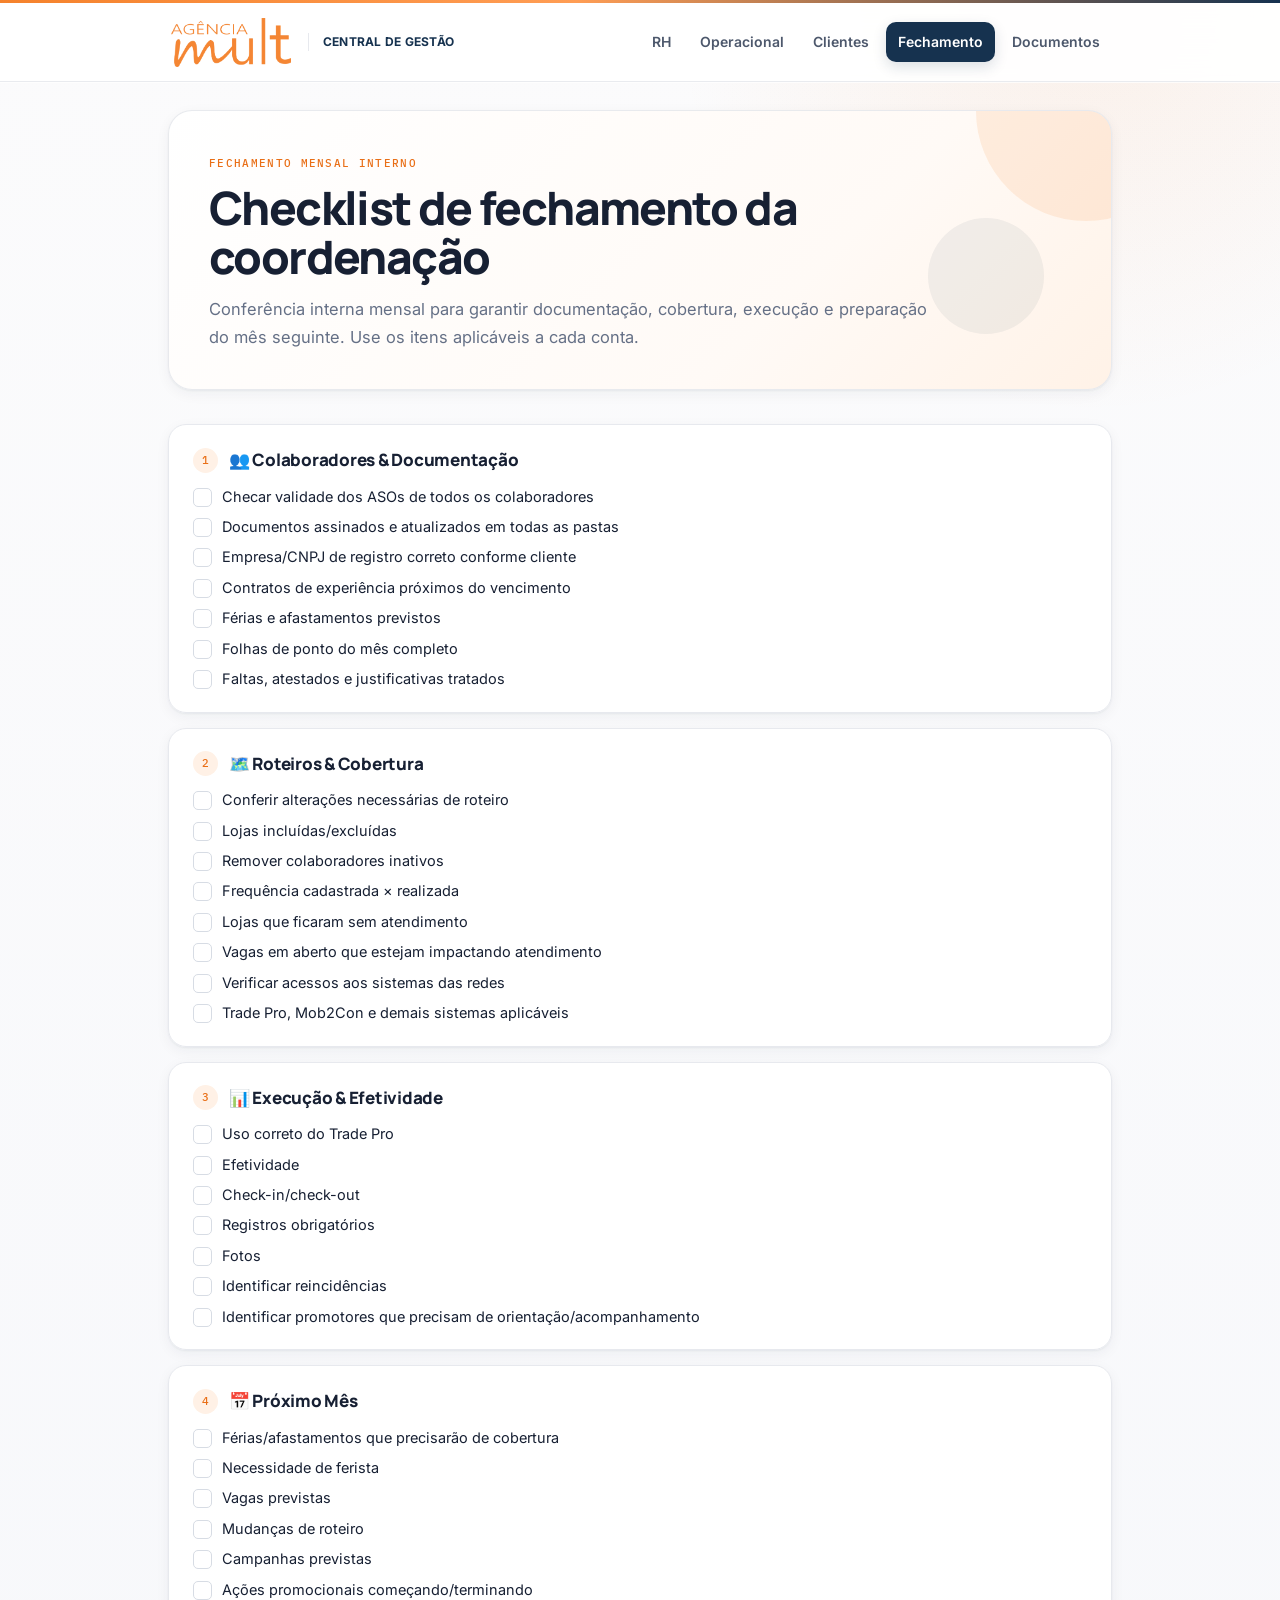
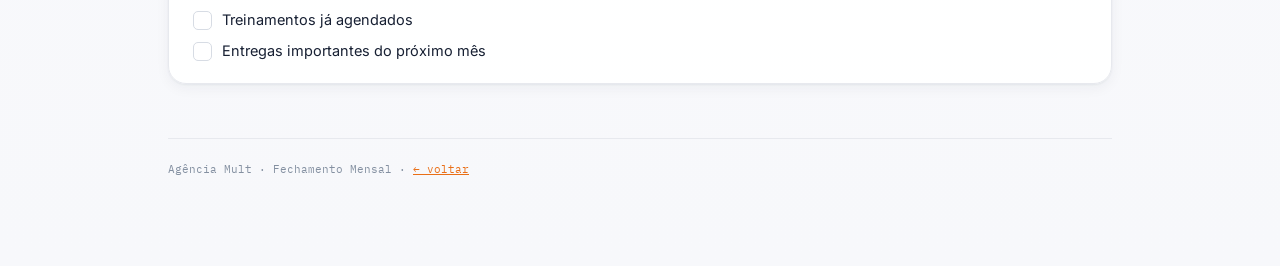
<file: fechamento-mensal.html>
<!doctype html><html lang="pt-BR"><head><meta charset="utf-8"><meta name="viewport" content="width=device-width,initial-scale=1"><title>Fechamento Mensal — Agência Mult</title><link rel="stylesheet" href="assets/style.css"></head><body>
<nav class="top"><div class="wrap"><a class="brand brand-logo" href="index.html"><img src="assets/logo-agencia-mult.png" alt="Agência Mult"><span class="brand-title">Central de Gestão</span></a><div class="links"><a href="rh.html">RH</a><a href="operacional.html">Operacional</a><a href="clientes.html">Clientes</a><a href="fechamento-mensal.html" class="active">Fechamento</a><a href="documentos-extras.html">Documentos</a></div></div></nav>
<div class="wrap"><header class="page"><span class="eyebrow">Fechamento mensal interno</span><h1>Checklist de fechamento da coordenação</h1><p class="lead">Conferência interna mensal para garantir documentação, cobertura, execução e preparação do mês seguinte. Use os itens aplicáveis a cada conta.</p></header>
<div class="step"><div class="step-head"><span class="step-num">1</span><h3>👥 Colaboradores & Documentação</h3></div><ul class="check"><li>Checar validade dos ASOs de todos os colaboradores</li><li>Documentos assinados e atualizados em todas as pastas</li><li>Empresa/CNPJ de registro correto conforme cliente</li><li>Contratos de experiência próximos do vencimento</li><li>Férias e afastamentos previstos</li><li>Folhas de ponto do mês completo</li><li>Faltas, atestados e justificativas tratados</li></ul></div>
<div class="step"><div class="step-head"><span class="step-num">2</span><h3>🗺️ Roteiros & Cobertura</h3></div><ul class="check"><li>Conferir alterações necessárias de roteiro</li><li>Lojas incluídas/excluídas</li><li>Remover colaboradores inativos</li><li>Frequência cadastrada × realizada</li><li>Lojas que ficaram sem atendimento</li><li>Vagas em aberto que estejam impactando atendimento</li><li>Verificar acessos aos sistemas das redes</li><li>Trade Pro, Mob2Con e demais sistemas aplicáveis</li></ul></div>
<div class="step"><div class="step-head"><span class="step-num">3</span><h3>📊 Execução & Efetividade</h3></div><ul class="check"><li>Uso correto do Trade Pro</li><li>Efetividade</li><li>Check-in/check-out</li><li>Registros obrigatórios</li><li>Fotos</li><li>Identificar reincidências</li><li>Identificar promotores que precisam de orientação/acompanhamento</li></ul></div>
<div class="step"><div class="step-head"><span class="step-num">4</span><h3>📅 Próximo Mês</h3></div><ul class="check"><li>Férias/afastamentos que precisarão de cobertura</li><li>Necessidade de ferista</li><li>Vagas previstas</li><li>Mudanças de roteiro</li><li>Campanhas previstas</li><li>Ações promocionais começando/terminando</li><li>Treinamentos já agendados</li><li>Entregas importantes do próximo mês</li></ul></div>
<footer class="page">Agência Mult · Fechamento Mensal · <a href="index.html">← voltar</a></footer></div></body></html>
</file>
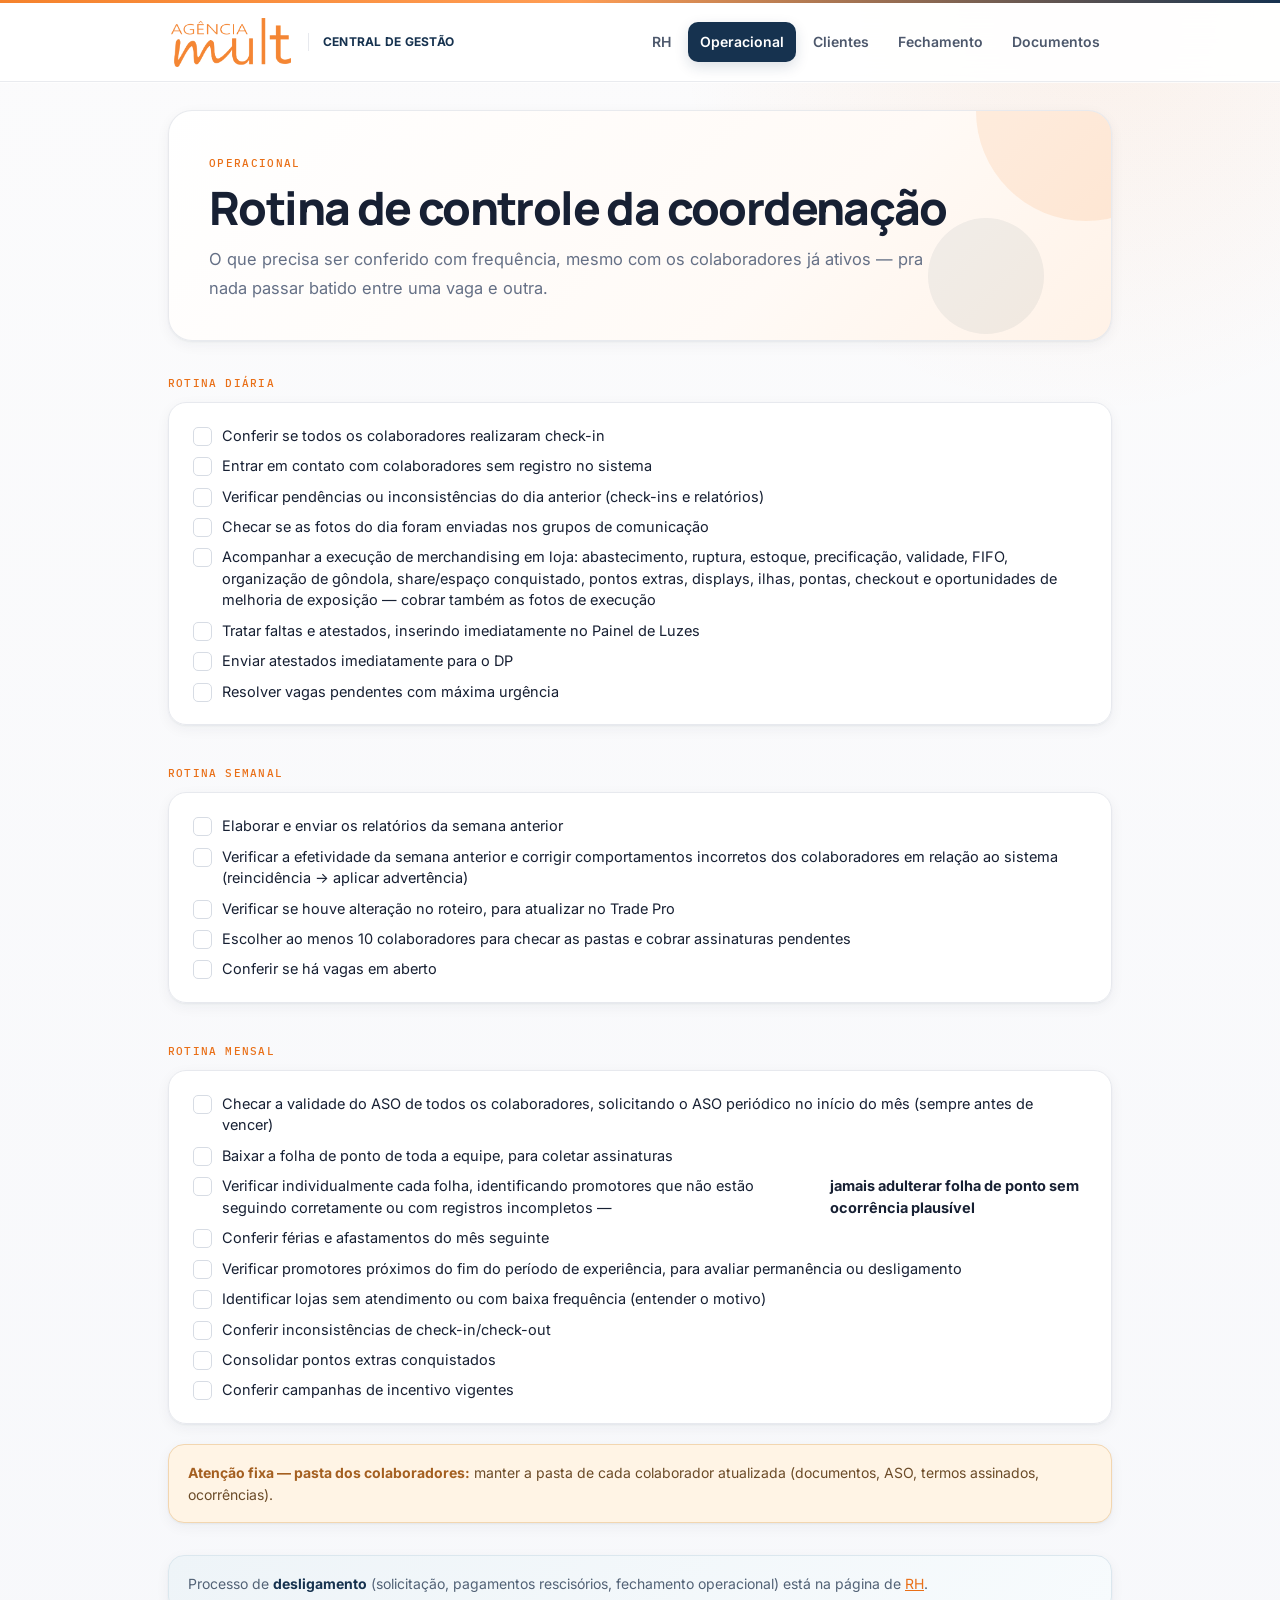
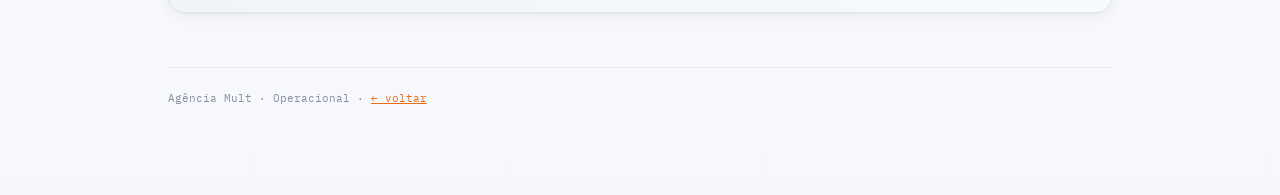
<file: operacional.html>
<!doctype html>
<html lang="pt-BR">
<head>
<meta charset="utf-8">
<meta name="viewport" content="width=device-width, initial-scale=1">
<title>Operacional — Processos Agência Mult</title>
<link rel="stylesheet" href="assets/style.css">
</head>
<body>

<nav class="top"><div class="wrap"><a class="brand brand-logo" href="index.html"><img src="assets/logo-agencia-mult.png" alt="Agência Mult"><span class="brand-title">Central de Gestão</span></a><div class="links"><a href="rh.html">RH</a><a href="operacional.html" class="active">Operacional</a><a href="clientes.html">Clientes</a><a href="fechamento-mensal.html">Fechamento</a><a href="documentos-extras.html">Documentos</a></div></div></nav>

<div class="wrap">
  <header class="page">
    <span class="eyebrow">Operacional</span>
    <h1>Rotina de controle da coordenação</h1>
    <p class="lead">O que precisa ser conferido com frequência, mesmo com os colaboradores já ativos — pra nada passar batido entre uma vaga e outra.</p>
  </header>

  <div class="section-label">Rotina Diária</div>

  <div class="step">
    <ul class="check">
      <li>Conferir se todos os colaboradores realizaram check-in</li>
      <li>Entrar em contato com colaboradores sem registro no sistema</li>
      <li>Verificar pendências ou inconsistências do dia anterior (check-ins e relatórios)</li>
      <li>Checar se as fotos do dia foram enviadas nos grupos de comunicação</li>
      <li>Acompanhar a execução de merchandising em loja: abastecimento, ruptura, estoque, precificação, validade, FIFO, organização de gôndola, share/espaço conquistado, pontos extras, displays, ilhas, pontas, checkout e oportunidades de melhoria de exposição — cobrar também as fotos de execução</li>
      <li>Tratar faltas e atestados, inserindo imediatamente no Painel de Luzes</li>
      <li>Enviar atestados imediatamente para o DP</li>
      <li>Resolver vagas pendentes com máxima urgência</li>
    </ul>
  </div>

  <div class="section-label">Rotina Semanal</div>

  <div class="step">
    <ul class="check">
      <li>Elaborar e enviar os relatórios da semana anterior</li>
      <li>Verificar a efetividade da semana anterior e corrigir comportamentos incorretos dos colaboradores em relação ao sistema (reincidência → aplicar advertência)</li>
      <li>Verificar se houve alteração no roteiro, para atualizar no Trade Pro</li>
      <li>Escolher ao menos 10 colaboradores para checar as pastas e cobrar assinaturas pendentes</li>
      <li>Conferir se há vagas em aberto</li>
    </ul>
  </div>

  <div class="section-label">Rotina Mensal</div>

  <div class="step">
    <ul class="check">
      <li>Checar a validade do ASO de todos os colaboradores, solicitando o ASO periódico no início do mês (sempre antes de vencer)</li>
      <li>Baixar a folha de ponto de toda a equipe, para coletar assinaturas</li>
      <li>Verificar individualmente cada folha, identificando promotores que não estão seguindo corretamente ou com registros incompletos — <b>jamais adulterar folha de ponto sem ocorrência plausível</b></li>
      <li>Conferir férias e afastamentos do mês seguinte</li>
      <li>Verificar promotores próximos do fim do período de experiência, para avaliar permanência ou desligamento</li>
      <li>Identificar lojas sem atendimento ou com baixa frequência (entender o motivo)</li>
      <li>Conferir inconsistências de check-in/check-out</li>
      <li>Consolidar pontos extras conquistados</li>
      <li>Conferir campanhas de incentivo vigentes</li>
    </ul>
  </div>

  <div class="callout warn"><b>Atenção fixa — pasta dos colaboradores:</b> manter a pasta de cada colaborador atualizada (documentos, ASO, termos assinados, ocorrências).</div>

  <div class="callout">Processo de <b>desligamento</b> (solicitação, pagamentos rescisórios, fechamento operacional) está na página de <a href="rh.html">RH</a>.</div>

  <footer class="page">Agência Mult · Operacional · <a href="index.html">← voltar</a></footer>
</div>

</body>
</html>
</file>
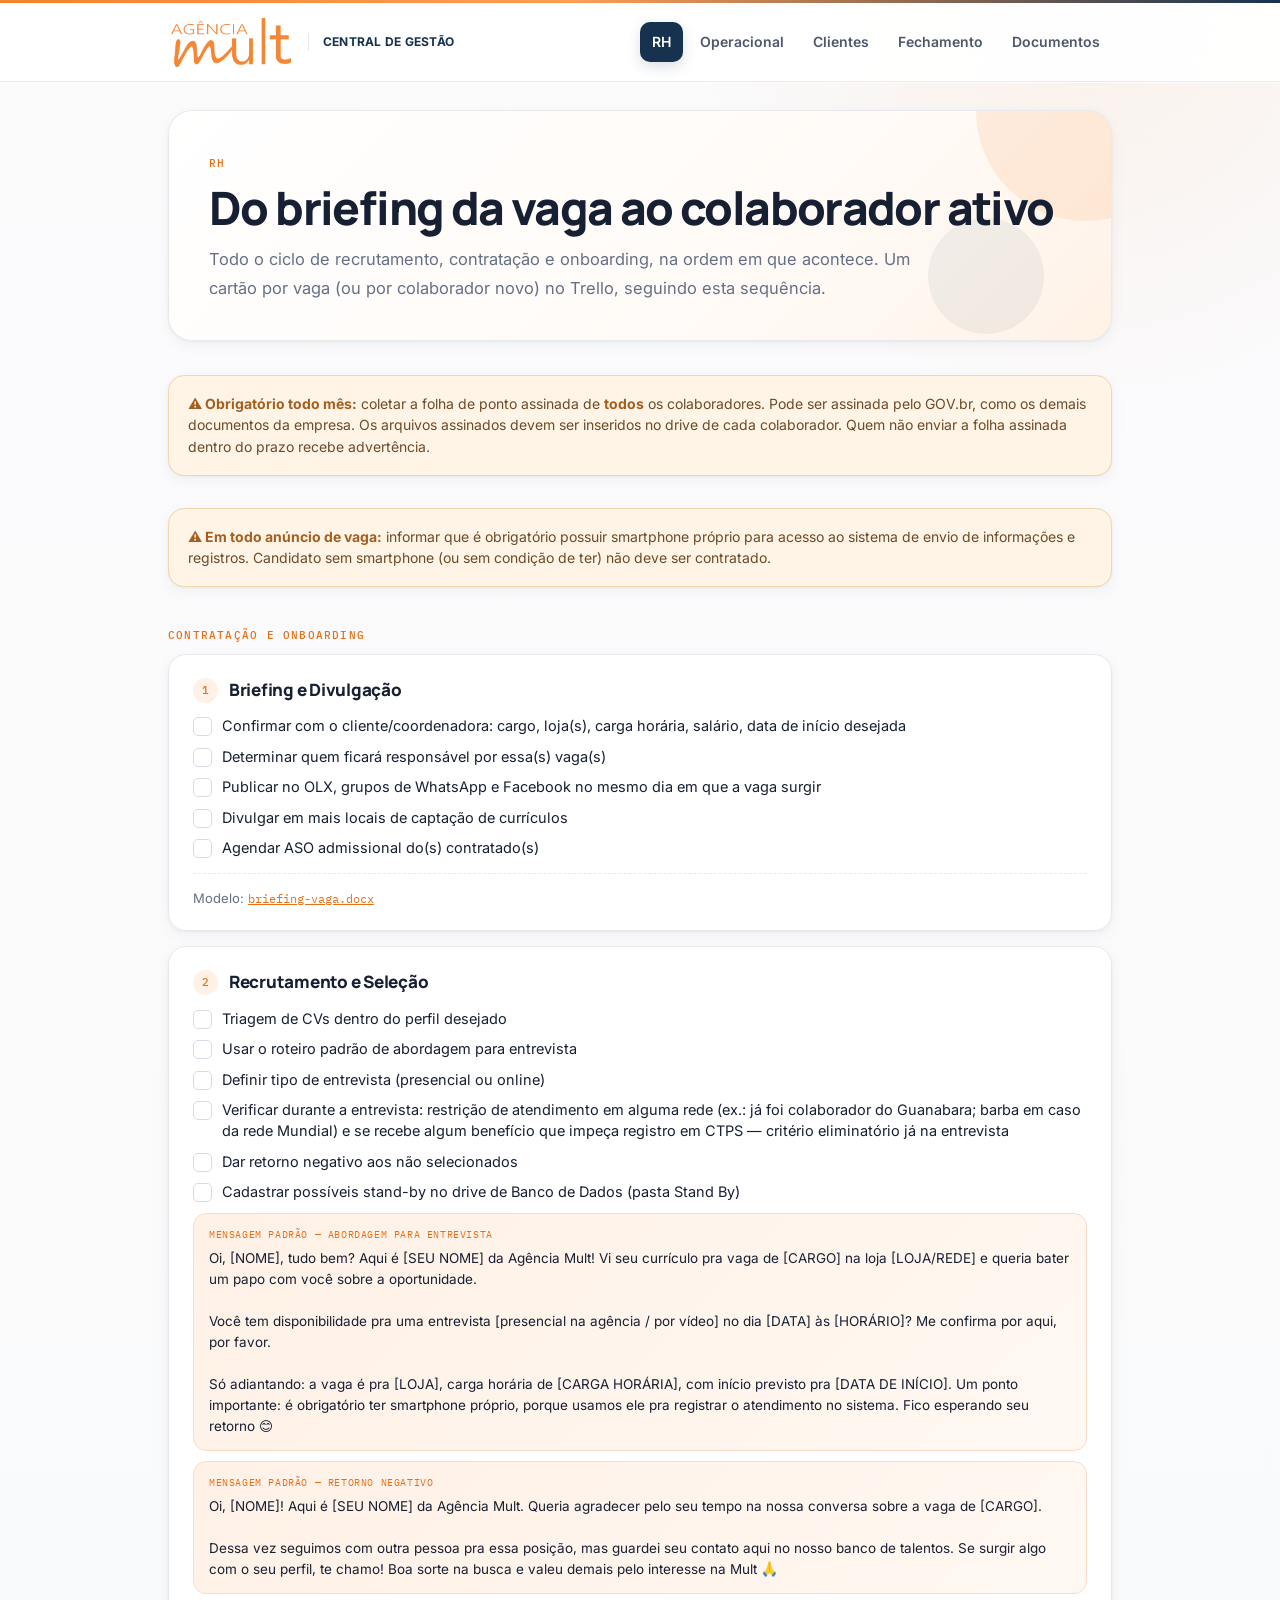
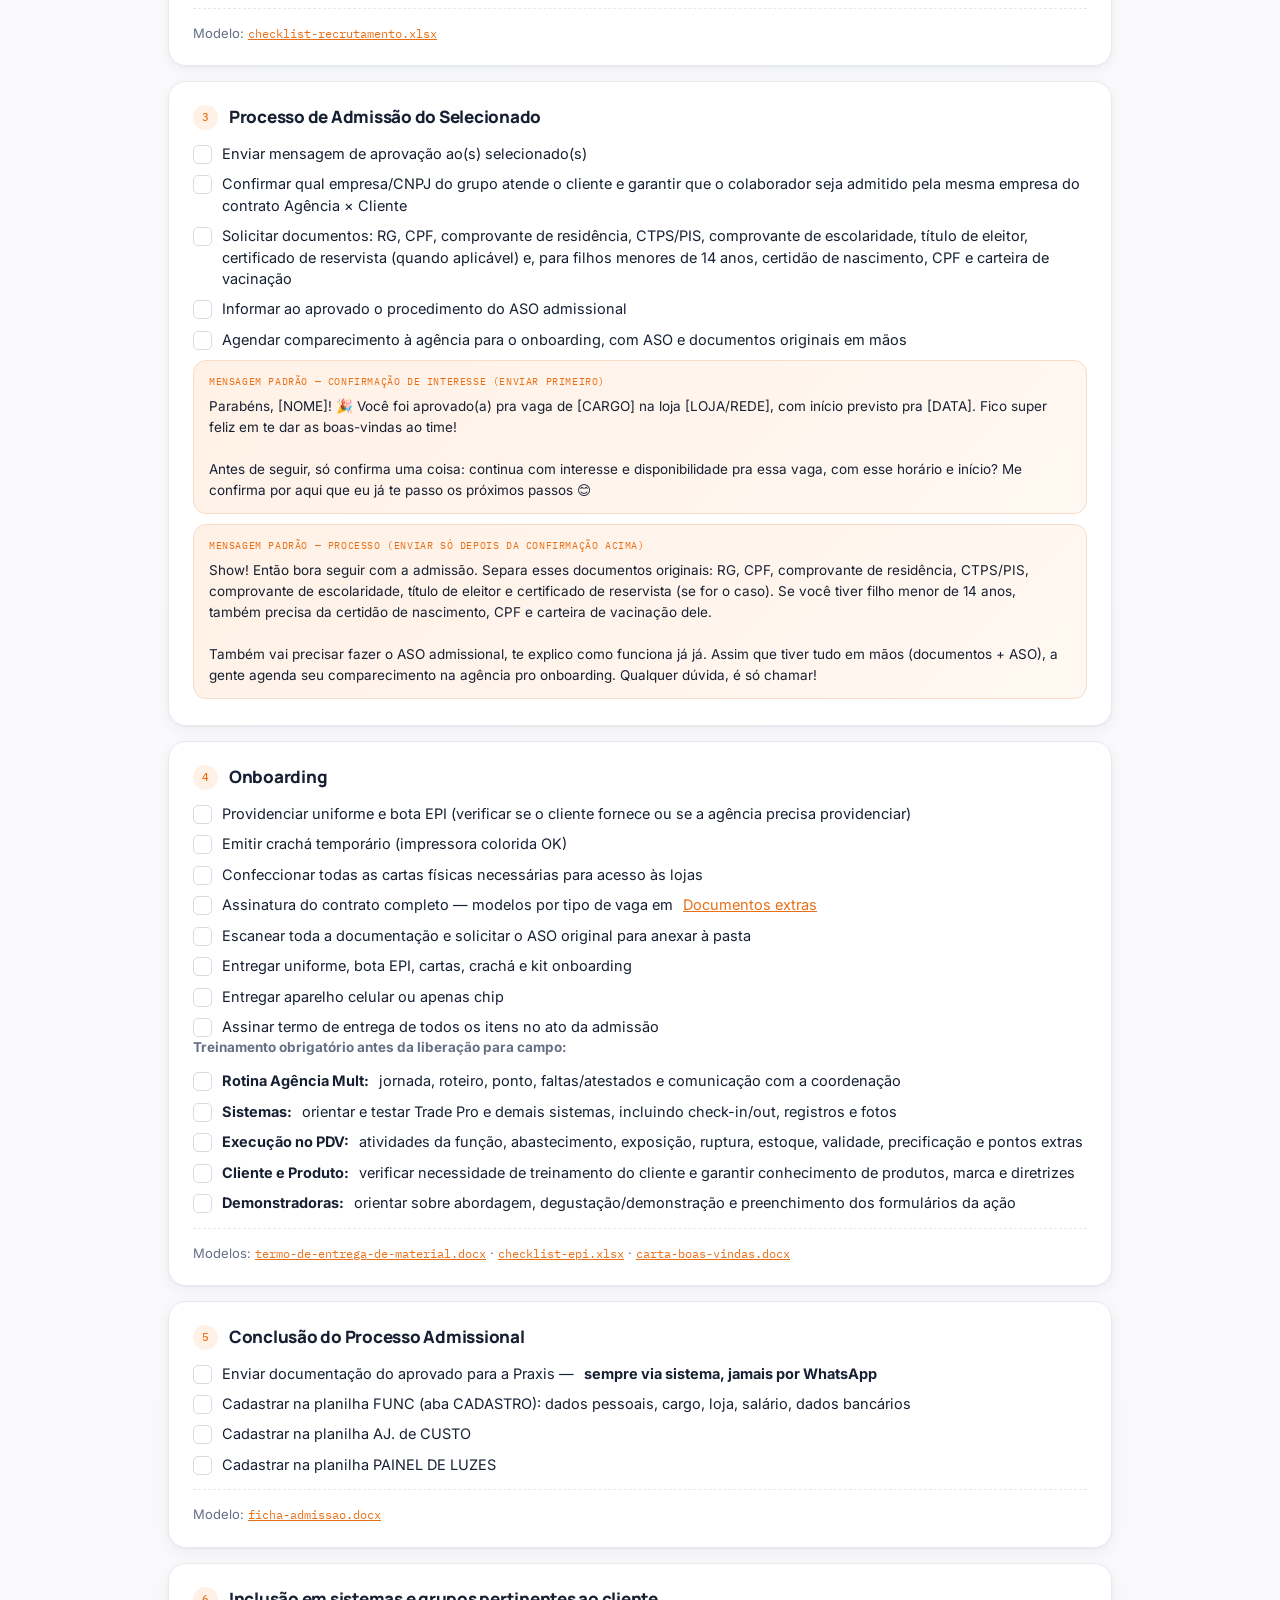
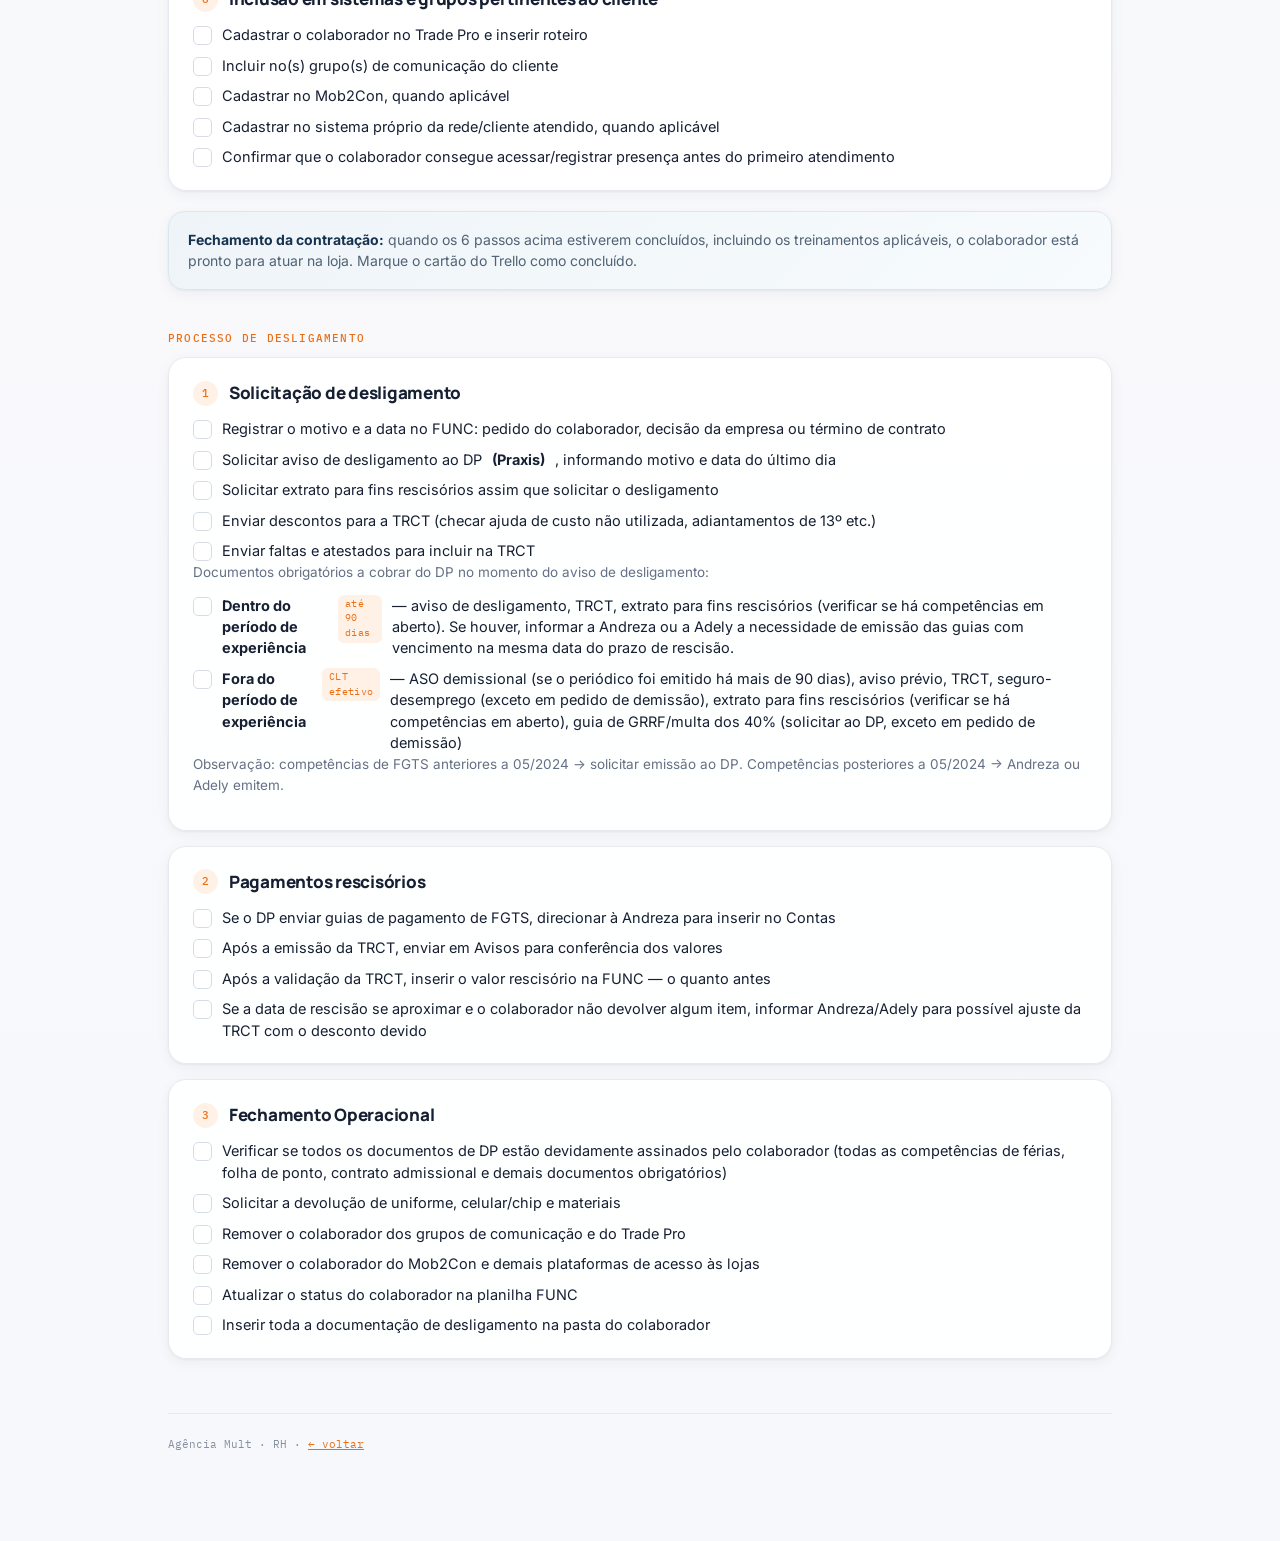
<file: rh.html>
<!doctype html>
<html lang="pt-BR">
<head>
<meta charset="utf-8">
<meta name="viewport" content="width=device-width, initial-scale=1">
<title>RH — Processos Agência Mult</title>
<link rel="stylesheet" href="assets/style.css">
</head>
<body>

<nav class="top"><div class="wrap"><a class="brand brand-logo" href="index.html"><img src="assets/logo-agencia-mult.png" alt="Agência Mult"><span class="brand-title">Central de Gestão</span></a><div class="links"><a href="rh.html" class="active">RH</a><a href="operacional.html">Operacional</a><a href="clientes.html">Clientes</a><a href="fechamento-mensal.html">Fechamento</a><a href="documentos-extras.html">Documentos</a></div></div></nav>

<div class="wrap">
  <header class="page">
    <span class="eyebrow">RH</span>
    <h1>Do briefing da vaga ao colaborador ativo</h1>
    <p class="lead">Todo o ciclo de recrutamento, contratação e onboarding, na ordem em que acontece. Um cartão por vaga (ou por colaborador novo) no Trello, seguindo esta sequência.</p>
  </header>

  <div class="callout warn"><b>⚠ Obrigatório todo mês:</b> coletar a folha de ponto assinada de <b>todos</b> os colaboradores. Pode ser assinada pelo GOV.br, como os demais documentos da empresa. Os arquivos assinados devem ser inseridos no drive de cada colaborador. Quem não enviar a folha assinada dentro do prazo recebe advertência.</div>

  <div class="callout warn"><b>⚠ Em todo anúncio de vaga:</b> informar que é obrigatório possuir smartphone próprio para acesso ao sistema de envio de informações e registros. Candidato sem smartphone (ou sem condição de ter) não deve ser contratado.</div>

  <div class="section-label">Contratação e onboarding</div>

  <div class="step">
    <div class="step-head"><span class="step-num">1</span><h3>Briefing e Divulgação</h3></div>
    <ul class="check">
      <li>Confirmar com o cliente/coordenadora: cargo, loja(s), carga horária, salário, data de início desejada</li>
      <li>Determinar quem ficará responsável por essa(s) vaga(s)</li>
      <li>Publicar no OLX, grupos de WhatsApp e Facebook no mesmo dia em que a vaga surgir</li>
      <li>Divulgar em mais locais de captação de currículos</li>
      <li>Agendar ASO admissional do(s) contratado(s)</li>
    </ul>
    <div class="files">Modelo: <a href="modelos/rh/briefing-vaga.docx">briefing-vaga.docx</a></div>
  </div>

  <div class="step">
    <div class="step-head"><span class="step-num">2</span><h3>Recrutamento e Seleção</h3></div>
    <ul class="check">
      <li>Triagem de CVs dentro do perfil desejado</li>
      <li>Usar o roteiro padrão de abordagem para entrevista</li>
      <li>Definir tipo de entrevista (presencial ou online)</li>
      <li>Verificar durante a entrevista: restrição de atendimento em alguma rede (ex.: já foi colaborador do Guanabara; barba em caso da rede Mundial) e se recebe algum benefício que impeça registro em CTPS — critério eliminatório já na entrevista</li>
      <li>Dar retorno negativo aos não selecionados</li>
      <li>Cadastrar possíveis stand-by no drive de Banco de Dados (pasta Stand By)</li>
    </ul>
    <div class="msg"><span class="msg-label">Mensagem padrão — abordagem para entrevista</span>Oi, [NOME], tudo bem? Aqui é [SEU NOME] da Agência Mult! Vi seu currículo pra vaga de [CARGO] na loja [LOJA/REDE] e queria bater um papo com você sobre a oportunidade.<br><br>Você tem disponibilidade pra uma entrevista [presencial na agência / por vídeo] no dia [DATA] às [HORÁRIO]? Me confirma por aqui, por favor.<br><br>Só adiantando: a vaga é pra [LOJA], carga horária de [CARGA HORÁRIA], com início previsto pra [DATA DE INÍCIO]. Um ponto importante: é obrigatório ter smartphone próprio, porque usamos ele pra registrar o atendimento no sistema. Fico esperando seu retorno 😊</div>
    <div class="msg"><span class="msg-label">Mensagem padrão — retorno negativo</span>Oi, [NOME]! Aqui é [SEU NOME] da Agência Mult. Queria agradecer pelo seu tempo na nossa conversa sobre a vaga de [CARGO].<br><br>Dessa vez seguimos com outra pessoa pra essa posição, mas guardei seu contato aqui no nosso banco de talentos. Se surgir algo com o seu perfil, te chamo! Boa sorte na busca e valeu demais pelo interesse na Mult 🙏</div>
    <div class="files">Modelo: <a href="modelos/rh/checklist-recrutamento.xlsx">checklist-recrutamento.xlsx</a></div>
  </div>

  <div class="step">
    <div class="step-head"><span class="step-num">3</span><h3>Processo de Admissão do Selecionado</h3></div>
    <ul class="check">
      <li>Enviar mensagem de aprovação ao(s) selecionado(s)</li>
      <li>Confirmar qual empresa/CNPJ do grupo atende o cliente e garantir que o colaborador seja admitido pela mesma empresa do contrato Agência × Cliente</li>
      <li>Solicitar documentos: RG, CPF, comprovante de residência, CTPS/PIS, comprovante de escolaridade, título de eleitor, certificado de reservista (quando aplicável) e, para filhos menores de 14 anos, certidão de nascimento, CPF e carteira de vacinação</li>
      <li>Informar ao aprovado o procedimento do ASO admissional</li>
      <li>Agendar comparecimento à agência para o onboarding, com ASO e documentos originais em mãos</li>
    </ul>
    <div class="msg"><span class="msg-label">Mensagem padrão — confirmação de interesse (enviar primeiro)</span>Parabéns, [NOME]! 🎉 Você foi aprovado(a) pra vaga de [CARGO] na loja [LOJA/REDE], com início previsto pra [DATA]. Fico super feliz em te dar as boas-vindas ao time!<br><br>Antes de seguir, só confirma uma coisa: continua com interesse e disponibilidade pra essa vaga, com esse horário e início? Me confirma por aqui que eu já te passo os próximos passos 😊</div>
    <div class="msg"><span class="msg-label">Mensagem padrão — processo (enviar só depois da confirmação acima)</span>Show! Então bora seguir com a admissão. Separa esses documentos originais: RG, CPF, comprovante de residência, CTPS/PIS, comprovante de escolaridade, título de eleitor e certificado de reservista (se for o caso). Se você tiver filho menor de 14 anos, também precisa da certidão de nascimento, CPF e carteira de vacinação dele.<br><br>Também vai precisar fazer o ASO admissional, te explico como funciona já já. Assim que tiver tudo em mãos (documentos + ASO), a gente agenda seu comparecimento na agência pro onboarding. Qualquer dúvida, é só chamar!</div>
  </div>

  <div class="step">
    <div class="step-head"><span class="step-num">4</span><h3>Onboarding</h3></div>
    <ul class="check">
      <li>Providenciar uniforme e bota EPI (verificar se o cliente fornece ou se a agência precisa providenciar)</li>
      <li>Emitir crachá temporário (impressora colorida OK)</li>
      <li>Confeccionar todas as cartas físicas necessárias para acesso às lojas</li>
      <li>Assinatura do contrato completo — modelos por tipo de vaga em <a href="documentos-extras.html">Documentos extras</a></li>
      <li>Escanear toda a documentação e solicitar o ASO original para anexar à pasta</li>
      <li>Entregar uniforme, bota EPI, cartas, crachá e kit onboarding</li>
      <li>Entregar aparelho celular ou apenas chip</li>
      <li>Assinar termo de entrega de todos os itens no ato da admissão</li>
    </ul>
    <p class="note"><b>Treinamento obrigatório antes da liberação para campo:</b></p>
    <ul class="check">
      <li><b>Rotina Agência Mult:</b> jornada, roteiro, ponto, faltas/atestados e comunicação com a coordenação</li>
      <li><b>Sistemas:</b> orientar e testar Trade Pro e demais sistemas, incluindo check-in/out, registros e fotos</li>
      <li><b>Execução no PDV:</b> atividades da função, abastecimento, exposição, ruptura, estoque, validade, precificação e pontos extras</li>
      <li><b>Cliente e Produto:</b> verificar necessidade de treinamento do cliente e garantir conhecimento de produtos, marca e diretrizes</li>
      <li><b>Demonstradoras:</b> orientar sobre abordagem, degustação/demonstração e preenchimento dos formulários da ação</li>
    </ul>
    <div class="files">Modelos: <a href="modelos/rh/termo-de-entrega-de-material.docx">termo-de-entrega-de-material.docx</a> · <a href="modelos/rh/checklist-epi.xlsx">checklist-epi.xlsx</a> · <a href="modelos/rh/carta-boas-vindas.docx">carta-boas-vindas.docx</a></div>
  </div>

  <div class="step">
    <div class="step-head"><span class="step-num">5</span><h3>Conclusão do Processo Admissional</h3></div>
    <ul class="check">
      <li>Enviar documentação do aprovado para a Praxis — <b>sempre via sistema, jamais por WhatsApp</b></li>
      <li>Cadastrar na planilha FUNC (aba CADASTRO): dados pessoais, cargo, loja, salário, dados bancários</li>
      <li>Cadastrar na planilha AJ. de CUSTO</li>
      <li>Cadastrar na planilha PAINEL DE LUZES</li>
    </ul>
    <div class="files">Modelo: <a href="modelos/rh/ficha-admissao.docx">ficha-admissao.docx</a></div>
  </div>

  <div class="step">
    <div class="step-head"><span class="step-num">6</span><h3>Inclusão em sistemas e grupos pertinentes ao cliente</h3></div>
    <ul class="check">
      <li>Cadastrar o colaborador no Trade Pro e inserir roteiro</li>
      <li>Incluir no(s) grupo(s) de comunicação do cliente</li>
      <li>Cadastrar no Mob2Con, quando aplicável</li>
      <li>Cadastrar no sistema próprio da rede/cliente atendido, quando aplicável</li>
      <li>Confirmar que o colaborador consegue acessar/registrar presença antes do primeiro atendimento</li>
    </ul>
  </div>

  <div class="callout"><b>Fechamento da contratação:</b> quando os 6 passos acima estiverem concluídos, incluindo os treinamentos aplicáveis, o colaborador está pronto para atuar na loja. Marque o cartão do Trello como concluído.</div>

  <div class="section-label">Processo de Desligamento</div>

  <div class="step">
    <div class="step-head"><span class="step-num">1</span><h3>Solicitação de desligamento</h3></div>
    <ul class="check">
      <li>Registrar o motivo e a data no FUNC: pedido do colaborador, decisão da empresa ou término de contrato</li>
      <li>Solicitar aviso de desligamento ao DP <b>(Praxis)</b>, informando motivo e data do último dia</li>
      <li>Solicitar extrato para fins rescisórios assim que solicitar o desligamento</li>
      <li>Enviar descontos para a TRCT (checar ajuda de custo não utilizada, adiantamentos de 13º etc.)</li>
      <li>Enviar faltas e atestados para incluir na TRCT</li>
    </ul>
    <p class="note">Documentos obrigatórios a cobrar do DP no momento do aviso de desligamento:</p>
    <ul class="check">
      <li><b>Dentro do período de experiência</b> <span class="tag">até 90 dias</span> — aviso de desligamento, TRCT, extrato para fins rescisórios (verificar se há competências em aberto). Se houver, informar a Andreza ou a Adely a necessidade de emissão das guias com vencimento na mesma data do prazo de rescisão.</li>
      <li><b>Fora do período de experiência</b> <span class="tag">CLT efetivo</span> — ASO demissional (se o periódico foi emitido há mais de 90 dias), aviso prévio, TRCT, seguro-desemprego (exceto em pedido de demissão), extrato para fins rescisórios (verificar se há competências em aberto), guia de GRRF/multa dos 40% (solicitar ao DP, exceto em pedido de demissão)</li>
    </ul>
    <p class="note">Observação: competências de FGTS anteriores a 05/2024 → solicitar emissão ao DP. Competências posteriores a 05/2024 → Andreza ou Adely emitem.</p>
  </div>

  <div class="step">
    <div class="step-head"><span class="step-num">2</span><h3>Pagamentos rescisórios</h3></div>
    <ul class="check">
      <li>Se o DP enviar guias de pagamento de FGTS, direcionar à Andreza para inserir no Contas</li>
      <li>Após a emissão da TRCT, enviar em Avisos para conferência dos valores</li>
      <li>Após a validação da TRCT, inserir o valor rescisório na FUNC — o quanto antes</li>
      <li>Se a data de rescisão se aproximar e o colaborador não devolver algum item, informar Andreza/Adely para possível ajuste da TRCT com o desconto devido</li>
    </ul>
  </div>

  <div class="step">
    <div class="step-head"><span class="step-num">3</span><h3>Fechamento Operacional</h3></div>
    <ul class="check">
      <li>Verificar se todos os documentos de DP estão devidamente assinados pelo colaborador (todas as competências de férias, folha de ponto, contrato admissional e demais documentos obrigatórios)</li>
      <li>Solicitar a devolução de uniforme, celular/chip e materiais</li>
      <li>Remover o colaborador dos grupos de comunicação e do Trade Pro</li>
      <li>Remover o colaborador do Mob2Con e demais plataformas de acesso às lojas</li>
      <li>Atualizar o status do colaborador na planilha FUNC</li>
      <li>Inserir toda a documentação de desligamento na pasta do colaborador</li>
    </ul>
  </div>

  <footer class="page">Agência Mult · RH · <a href="index.html">← voltar</a></footer>
</div>

</body>
</html>
</file>
<file: style.css>
:root {
  --navy: #2C3B66;
  --navy-deep: #1F2A4D;
  --blue: #3F5590;
  --lblue: #7B93C7;
  --orange: #F2621B;
  --orange-soft: #FDE9DD;
  --yellow: #F5C518;
  --yellow-soft: #FFF3C4;
  --lilac: #E7ECF6;
  --bg: #F7F7FA;
  --paper: #FFFFFF;
  --ink: #1B2333;
  --ink-soft: #5B6478;
  --line: #E4E2F0;
  --green: #1E7B34;
  --red: #C0392B;

  --font-display: 'Fraunces', Georgia, 'Cambria', serif;
  --font-body: 'Source Sans 3', -apple-system, 'Segoe UI', Calibri, sans-serif;
  --font-mono: 'IBM Plex Mono', 'SFMono-Regular', Consolas, monospace;
}

* { box-sizing: border-box; }

html { scroll-behavior: smooth; }

body {
  margin: 0;
  background: var(--bg);
  color: var(--ink);
  font-family: var(--font-body);
  line-height: 1.5;
  -webkit-font-smoothing: antialiased;
}

.bg-texture {
  position: fixed;
  inset: 0;
  z-index: -1;
  background-image:
    radial-gradient(circle at 15% 8%, rgba(63,85,144,0.08), transparent 40%),
    radial-gradient(circle at 85% 92%, rgba(242,98,27,0.10), transparent 45%);
  pointer-events: none;
}

a { color: inherit; }

/* ---------- Topbar ---------- */
.topbar {
  background: var(--paper);
  border-bottom: 1px solid var(--line);
  position: sticky;
  top: 0;
  z-index: 50;
}
.topbar-inner {
  max-width: 1180px;
  margin: 0 auto;
  padding: 14px 28px;
  display: flex;
  align-items: center;
  justify-content: space-between;
  gap: 16px;
  flex-wrap: wrap;
}
.brand-lockup { display: flex; align-items: center; gap: 16px; }
.logo { height: 34px; width: auto; object-fit: contain; display: block; }
.logo-supra { height: 30px; }
.brand-divider { width: 1px; height: 26px; background: var(--line); }
.topbar-meta { display: flex; flex-direction: column; align-items: flex-end; gap: 2px; }
.topnav { display: flex; gap: 24px; }
.topnav a {
  font-family: var(--font-body);
  font-weight: 600;
  font-size: 14px;
  color: var(--ink-soft);
  text-decoration: none;
  padding: 6px 2px;
  border-bottom: 2px solid transparent;
  transition: color 0.15s ease, border-color 0.15s ease;
}
.topnav a:hover { color: var(--navy); }
.topnav a.active { color: var(--navy); border-bottom-color: var(--orange); }
.eyebrow {
  font-family: var(--font-mono);
  font-size: 11px;
  letter-spacing: 0.14em;
  text-transform: uppercase;
  color: var(--blue);
  font-weight: 600;
}
.updated { font-size: 12px; color: var(--ink-soft); }

/* ---------- Hero ---------- */
.hero {
  max-width: 1180px;
  margin: 0 auto;
  padding: 56px 28px 40px;
  display: grid;
  grid-template-columns: 1.5fr 1fr;
  gap: 40px;
  align-items: center;
}
.hero-inner .eyebrow { margin-bottom: 14px; display: inline-block; }
.hero h1 {
  font-family: var(--font-display);
  font-weight: 600;
  font-size: clamp(32px, 4.2vw, 52px);
  line-height: 1.08;
  margin: 0 0 20px;
  color: var(--navy-deep);
  letter-spacing: -0.01em;
}
.hero-accent { color: var(--blue); font-style: italic; }
.hero-sub {
  font-size: 16.5px;
  color: var(--ink-soft);
  max-width: 46ch;
  margin: 0;
}
.hero-sub em { color: var(--ink); font-style: normal; font-weight: 600; }

.hero-photo {
  background: var(--paper);
  border: 1px solid var(--line);
  border-radius: 18px;
  padding: 14px;
  box-shadow: 0 20px 40px -28px rgba(20, 42, 99, 0.35);
}
.hero-photo img {
  width: 100%;
  height: auto;
  display: block;
  border-radius: 12px;
}
.hero-photo-caption {
  font-family: var(--font-mono);
  font-size: 11.5px;
  color: var(--ink-soft);
  margin-top: 12px;
  letter-spacing: 0.02em;
  text-align: center;
}

/* ---------- Controls ---------- */
.controls {
  max-width: 1180px;
  margin: 0 auto;
  padding: 0 28px 28px;
  display: flex;
  gap: 32px;
  flex-wrap: wrap;
}
.control-group { display: flex; flex-direction: column; gap: 8px; }
.control-label {
  font-family: var(--font-mono);
  font-size: 11px;
  text-transform: uppercase;
  letter-spacing: 0.1em;
  color: var(--ink-soft);
}
.pill-group { display: flex; gap: 6px; }
.pill {
  font-family: var(--font-body);
  font-weight: 600;
  font-size: 13.5px;
  padding: 8px 16px;
  border-radius: 999px;
  border: 1px solid var(--line);
  background: var(--paper);
  color: var(--ink-soft);
  cursor: pointer;
  transition: all 0.15s ease;
}
.pill:hover { border-color: var(--blue); color: var(--blue); }
.pill.active { background: var(--navy); border-color: var(--navy); color: #fff; }

/* ---------- KPIs ---------- */
.kpis {
  max-width: 1180px;
  margin: 0 auto;
  padding: 0 28px 8px;
  display: grid;
  grid-template-columns: repeat(5, 1fr);
  gap: 16px;
}
.kpi-card {
  background: var(--paper);
  border: 1px solid var(--line);
  border-radius: 14px;
  padding: 20px 22px;
  display: flex;
  flex-direction: column;
  gap: 6px;
  position: relative;
  overflow: hidden;
}
.kpi-card::before {
  content: '';
  position: absolute;
  top: 0; left: 0; right: 0;
  height: 3px;
  background: var(--blue);
}
#kpiVendas::before { background: var(--navy); }
#kpiAbordagens::before { background: var(--blue); }
#kpiPrevisao::before { background: var(--orange); }
#kpiGap::before { background: var(--yellow); }
#kpiDegustacoes::before { background: var(--lblue); }
.kpi-label {
  font-size: 12.5px;
  font-weight: 600;
  color: var(--ink-soft);
}
.kpi-value { display: flex; align-items: baseline; gap: 6px; }
.kpi-number {
  font-family: var(--font-mono);
  font-size: 34px;
  font-weight: 600;
  color: var(--navy-deep);
  font-variant-numeric: tabular-nums;
}
.kpi-sub { font-size: 11.5px; color: var(--ink-soft); line-height: 1.35; }

/* ---------- Panels ---------- */
.panel {
  max-width: 1180px;
  margin: 28px auto 0;
  padding: 26px 28px 30px;
  background: var(--paper);
  border: 1px solid var(--line);
  border-radius: 18px;
}
.two-col {
  max-width: 1180px;
  margin: 28px auto 0;
  padding: 0 28px;
  display: grid;
  grid-template-columns: 1fr 1fr;
  gap: 20px;
}
.two-col .panel { margin: 0; padding: 26px 26px 28px; }

.panel-head h2 {
  font-family: var(--font-display);
  font-weight: 600;
  font-size: 21px;
  color: var(--navy-deep);
  margin: 0 0 6px;
}
.panel-sub { font-size: 13.5px; color: var(--ink-soft); margin: 0 0 18px; max-width: 70ch; }

.chart-box { position: relative; height: 300px; }
.chart-tall { height: 340px; }
.chart-box-centered { max-width: 420px; margin: 0 auto; }

/* ---------- Table ---------- */
.table-wrap { overflow-x: auto; }
table { width: 100%; border-collapse: collapse; font-size: 13.5px; }
thead th {
  text-align: left;
  font-family: var(--font-mono);
  font-size: 11px;
  text-transform: uppercase;
  letter-spacing: 0.06em;
  color: #fff;
  background: var(--navy);
  padding: 10px 12px;
}
thead th:first-child { border-radius: 8px 0 0 8px; }
thead th:last-child { border-radius: 0 8px 8px 0; }
tbody td { padding: 10px 12px; border-bottom: 1px solid var(--line); font-variant-numeric: tabular-nums; }
tbody tr:nth-child(even) { background: #FAFBFE; }
tbody tr.total-row { font-weight: 700; background: var(--lilac); }
.growth-up { color: var(--green); font-weight: 700; }
.growth-down { color: var(--red); font-weight: 700; }

/* ---------- Notes ---------- */
.notes-panel { background: var(--navy-deep); border-color: var(--navy-deep); }
.notes-panel .panel-head h2 { color: #fff; }
.notes-list { list-style: none; margin: 0; padding: 0; display: grid; gap: 12px; }
.notes-list li {
  font-size: 13.5px;
  color: #D7E0FA;
  padding-left: 22px;
  position: relative;
  line-height: 1.5;
}
.notes-list li::before {
  content: '';
  position: absolute;
  left: 0; top: 7px;
  width: 8px; height: 8px;
  background: var(--yellow);
  border-radius: 2px;
}

/* ---------- Footer ---------- */
.site-footer { margin-top: 50px; padding: 30px 28px 50px; }
.footer-inner {
  max-width: 1180px;
  margin: 0 auto;
  display: flex;
  align-items: center;
  gap: 14px;
}
.footer-logo { height: 22px; opacity: 0.6; }
.footer-inner p { font-size: 12.5px; color: var(--ink-soft); margin: 0; }

/* ---------- Responsive ---------- */
@media (max-width: 900px) {
  .hero { grid-template-columns: 1fr; }
  .kpis { grid-template-columns: repeat(2, 1fr); }
  .two-col { grid-template-columns: 1fr; }
}
@media (max-width: 560px) {
  .kpis { grid-template-columns: 1fr; }
  .hero { padding: 40px 18px 28px; }
  .panel, .two-col { padding-left: 18px; padding-right: 18px; }
  .topbar-inner { padding: 12px 18px; }
}

@media (prefers-reduced-motion: reduce) {
  html { scroll-behavior: auto; }
  * { transition: none !important; }
}
</file>
<file: assets/style.css>
@import url('https://fonts.googleapis.com/css2?family=Inter:wght@400;500;600;700&family=Manrope:wght@600;700;800&family=IBM+Plex+Mono:wght@400;500&display=swap');

:root{
  --bg:#f7f8fb;
  --surface:#ffffff;
  --surface-2:#fff8f3;
  --text:#172033;
  --text-dim:#657086;
  --border:#e7e9ee;
  --accent:#f5822c;
  --accent-strong:#e96f17;
  --accent-soft:#fff1e6;
  --navy:#16324f;
  --navy-soft:#eef4f8;
  --good:#2f7d57;
  --good-bg:#eaf6ef;
  --warn:#a45f20;
  --warn-bg:#fff4e5;
  --shadow-sm:0 1px 2px rgba(20,32,51,.05),0 4px 14px rgba(20,32,51,.05);
  --shadow:0 12px 30px rgba(29,45,70,.08);
  --shadow-hover:0 18px 42px rgba(29,45,70,.13);
  --radius:18px;
}

*{box-sizing:border-box}
html{scroll-behavior:smooth}
body{
  margin:0;
  background:
    radial-gradient(circle at 85% 0%, rgba(245,130,44,.09), transparent 26rem),
    linear-gradient(180deg,#fbfbfc 0,#f7f8fb 100%);
  color:var(--text);
  font-family:'Inter',ui-sans-serif,system-ui,-apple-system,BlinkMacSystemFont,'Segoe UI',sans-serif;
  -webkit-font-smoothing:antialiased;
  line-height:1.55;
  font-size:16px;
}
a{color:var(--accent-strong)}
button,input,select,textarea{font:inherit}
.wrap{max-width:1000px;margin:0 auto;padding:0 28px 88px}
.wrap.wide{max-width:1220px}

/* Navegação */
nav.top{
  position:sticky;top:0;z-index:50;
  background:rgba(255,255,255,.92);
  backdrop-filter:blur(16px);
  -webkit-backdrop-filter:blur(16px);
  border-bottom:1px solid rgba(231,233,238,.9);
  box-shadow:0 1px 0 rgba(255,255,255,.7);
}
nav.top::before{content:"";display:block;height:3px;background:linear-gradient(90deg,var(--accent),#ff9d54 45%,var(--navy) 100%)}
nav.top .wrap{padding:0 28px;height:78px;display:flex;align-items:center;justify-content:space-between;gap:22px}
.brand-logo{display:flex;align-items:center;gap:14px;text-decoration:none;min-width:max-content}
.brand-logo img{display:block;width:126px;height:49px;object-fit:contain}
.brand-logo .brand-title{font-size:12px;font-weight:700;color:var(--navy);border-left:1px solid var(--border);padding-left:14px;letter-spacing:.02em;text-transform:uppercase;white-space:nowrap}
nav.top .links{display:flex;align-items:center;gap:5px;font-size:14px}
nav.top .links a{color:#4d586c;text-decoration:none;font-weight:600;padding:9px 12px;border-radius:10px;transition:.18s ease;border:0}
nav.top .links a:hover{color:var(--accent-strong);background:var(--accent-soft)}
nav.top .links a.active{color:#fff;background:var(--navy);box-shadow:0 5px 14px rgba(22,50,79,.15)}

/* Cabeçalhos */
header.page{
  position:relative;
  margin:28px 0 34px;
  padding:38px 40px;
  overflow:hidden;
  border:1px solid rgba(231,233,238,.95);
  border-radius:24px;
  background:linear-gradient(135deg,#fff 0%,#fffaf6 66%,#fff2e7 100%);
  box-shadow:var(--shadow-sm);
}
header.page::after{content:"";position:absolute;width:220px;height:220px;border-radius:50%;right:-85px;top:-110px;background:rgba(245,130,44,.12);box-shadow:-100px 165px 0 -52px rgba(22,50,79,.06)}
.eyebrow{position:relative;z-index:1;font-family:'IBM Plex Mono',monospace;font-size:11px;letter-spacing:.12em;text-transform:uppercase;color:var(--accent-strong);font-weight:500}
h1,h2,h3{font-family:'Manrope','Inter',sans-serif;color:var(--text)}
h1{position:relative;z-index:1;font-weight:800;font-size:clamp(30px,4.5vw,46px);line-height:1.08;margin:9px 0 13px;letter-spacing:-.035em;max-width:900px}
p.lead{position:relative;z-index:1;color:var(--text-dim);font-size:16.5px;max-width:72ch;line-height:1.7;margin:0}

/* Home */
.quick-grid{display:grid;grid-template-columns:repeat(3,1fr);gap:14px;margin:0 0 28px}
.quick{position:relative;overflow:hidden;background:rgba(255,255,255,.88);border:1px solid var(--border);border-radius:16px;padding:18px 18px 18px 20px;box-shadow:var(--shadow-sm)}
.quick::before{content:"";position:absolute;left:0;top:0;bottom:0;width:4px;background:linear-gradient(180deg,var(--accent),#ffab6c)}
.quick b{display:block;font-family:'Manrope',sans-serif;font-size:14px;margin-bottom:5px;color:var(--navy)}
.quick span{font-size:13px;color:var(--text-dim);line-height:1.5}
.home-grid{display:grid;grid-template-columns:repeat(2,1fr);gap:16px;margin:0 0 34px}
.home-grid.five{grid-template-columns:repeat(2,1fr)}
.home-grid.five .home-card:last-child{grid-column:1/-1}
.home-card{position:relative;display:block;overflow:hidden;background:var(--surface);border:1px solid var(--border);border-radius:20px;box-shadow:var(--shadow-sm);padding:25px 24px;text-decoration:none;color:var(--text);transition:transform .2s ease,box-shadow .2s ease,border-color .2s ease}
.home-card::after{content:"→";position:absolute;right:22px;top:22px;width:32px;height:32px;border-radius:10px;display:grid;place-items:center;color:var(--accent-strong);background:var(--accent-soft);font-weight:700;transition:.2s ease}
.home-card:hover{transform:translateY(-4px);box-shadow:var(--shadow-hover);border-color:#f4c7a7}
.home-card:hover::after{transform:translateX(3px);background:var(--accent);color:#fff}
.home-card .icon{width:46px;height:46px;display:grid;place-items:center;border-radius:14px;background:linear-gradient(135deg,var(--accent-soft),#fff8f2);font-size:23px;border:1px solid #f8ddc9}
.home-card h2{font-size:20px;font-weight:800;margin:14px 46px 7px 0;letter-spacing:-.02em}
.home-card p{color:var(--text-dim);font-size:14px;margin:0;line-height:1.6;max-width:60ch}

/* Seções e cards */
.section-label{font-family:'IBM Plex Mono',monospace;font-size:11px;letter-spacing:.11em;text-transform:uppercase;color:var(--accent-strong);margin:40px 0 10px;font-weight:500}
.section-label:first-of-type{margin-top:0}
.step,.client-card{background:rgba(255,255,255,.94);border:1px solid var(--border);border-radius:var(--radius);box-shadow:var(--shadow-sm)}
.step{padding:22px 24px;margin-bottom:15px}
.step-head{display:flex;align-items:center;gap:11px;margin-bottom:12px}
.step-num{font-family:'IBM Plex Mono',monospace;font-size:11px;color:var(--accent-strong);background:var(--accent-soft);border-radius:999px;padding:4px 9px;flex:none;font-weight:500}
.step h3{font-weight:800;font-size:17px;margin:0;letter-spacing:-.015em}
.step p.note{color:var(--text-dim);font-size:13.5px;margin:0 0 12px}
ul.check{list-style:none;margin:0;padding:0;display:flex;flex-direction:column;gap:9px}
ul.check li{display:flex;align-items:flex-start;gap:10px;font-size:14.5px;line-height:1.48}
ul.check li::before{content:"";flex:none;width:17px;height:17px;margin-top:2px;border:1.5px solid #d7dce4;border-radius:5px;background:#fff;box-shadow:inset 0 0 0 3px #fff}
ul.check li:hover::before{border-color:var(--accent)}
ul.check li b{font-weight:700}.tag{display:inline-block;font-family:'IBM Plex Mono',monospace;font-size:10px;letter-spacing:.03em;color:var(--accent-strong);background:var(--accent-soft);padding:2px 7px;border-radius:6px;margin-left:6px}.tag.warn{color:var(--warn);background:var(--warn-bg)}
.step .files{margin-top:14px;padding-top:14px;border-top:1px dashed var(--border);font-size:13px;color:var(--text-dim)}
.step .files a{font-family:'IBM Plex Mono',monospace;font-size:12px}
.callout{background:linear-gradient(135deg,var(--navy-soft),#f7fbfd);border:1px solid #dbe7ee;border-radius:16px;padding:17px 19px;font-size:14px;color:#526276;margin:20px 0 32px;box-shadow:var(--shadow-sm)}
.callout b{color:var(--navy)}.callout.warn{background:var(--warn-bg);border-color:#f2d6b0;color:#6b4b28}.callout.warn b{color:var(--warn)}
.placeholder{border:1.5px dashed #d9dde4;border-radius:16px;padding:18px 20px;color:var(--text-dim);font-size:14px;margin-bottom:14px;background:rgba(255,255,255,.55)}.placeholder b{color:var(--text)}

/* Tabelas */
.table-wrap{overflow-x:auto;margin-bottom:24px;border-radius:16px;box-shadow:var(--shadow-sm)}
table.ref{width:100%;border-collapse:separate;border-spacing:0;background:var(--surface);border:1px solid var(--border);border-radius:16px;overflow:hidden;font-size:14px;margin-bottom:24px}
.table-wrap table.ref{min-width:720px;margin-bottom:0}
table.ref th{text-align:left;background:#f7f8fa;font-family:'Inter',sans-serif;font-size:11px;letter-spacing:.055em;text-transform:uppercase;color:#667187;padding:12px 14px;font-weight:700}
table.ref td{padding:12px 14px;border-top:1px solid var(--border);vertical-align:top}table.ref tr:hover td{background:#fffaf6}
.msg{background:linear-gradient(135deg,var(--accent-soft),#fff8f2);border:1px solid #f8dcc8;border-radius:13px;padding:13px 15px;margin:10px 0 4px;font-size:13.5px;line-height:1.55;color:var(--text)}.msg .msg-label{display:block;font-family:'IBM Plex Mono',monospace;font-size:10px;text-transform:uppercase;letter-spacing:.06em;color:var(--accent-strong);margin-bottom:6px}

/* Clientes */
.client-hint{font-size:14px;color:var(--text-dim);margin:-6px 0 13px}
.client-nav{position:sticky;top:86px;z-index:20;display:flex;gap:8px;flex-wrap:wrap;margin:0 0 26px;padding:10px;background:rgba(247,248,251,.88);backdrop-filter:blur(10px);border:1px solid rgba(231,233,238,.9);border-radius:16px;box-shadow:var(--shadow-sm)}
.client-nav a{font-size:13px;text-decoration:none;background:transparent;border:1px solid transparent;border-radius:10px;padding:8px 12px;transition:.18s ease;color:#59657a;font-weight:600}
.client-nav a:hover{background:#fff;color:var(--accent-strong);border-color:#f2ded0}
.client-nav a.active{background:var(--navy);border-color:var(--navy);color:#fff;box-shadow:0 6px 14px rgba(22,50,79,.15)}
.client-view{display:none;animation:clientFade .2s ease}.client-view.active{display:block}@keyframes clientFade{from{opacity:.2;transform:translateY(5px)}to{opacity:1;transform:none}}
.client-card{padding:28px;margin:0 0 22px}.client-card h2{font-size:27px;font-weight:800;margin:0 0 5px;letter-spacing:-.03em}.meta{display:flex;gap:8px;flex-wrap:wrap;margin:12px 0 20px}.meta span{font-family:'Inter',sans-serif;font-size:11px;background:#f5f7f9;border:1px solid var(--border);padding:5px 9px;border-radius:999px;color:#617087;font-weight:600}
.client-card .compact,.client-card p.compact,.client-card ul.compact{font-size:14.5px;line-height:1.65}.compact{margin:0;padding-left:20px}.compact li{margin:5px 0}.deadline{font-weight:700;color:var(--accent-strong)}
.subcard{position:relative;border:1px solid var(--border);border-radius:14px;padding:16px 17px 16px 20px;margin:14px 0;background:#fff;box-shadow:0 2px 8px rgba(29,45,70,.035)}.subcard::before{content:"";position:absolute;left:0;top:14px;bottom:14px;width:4px;border-radius:0 5px 5px 0;background:linear-gradient(180deg,var(--accent),#ffad70)}.subcard h3{font-size:16px;font-weight:800;margin:0 0 7px}.status-note{font-size:11px;color:var(--text-dim);font-family:'IBM Plex Mono',monospace}

/* Calendário */
.calendar-toolbar{display:grid;grid-template-columns:auto 1fr auto;gap:14px;align-items:center;background:#fff;border:1px solid var(--border);border-radius:18px;padding:18px 20px;margin-bottom:14px;box-shadow:var(--shadow-sm)}
.calendar-toolbar h2{font-size:24px;font-weight:800;margin:0 0 3px}.calendar-toolbar p{margin:0;color:var(--text-dim);font-size:13px}.calendar-btn{width:43px;height:43px;border-radius:12px;border:1px solid var(--border);background:#f7f8fa;color:var(--navy);font-size:20px;cursor:pointer;transition:.18s ease}.calendar-btn:hover{background:var(--navy);color:#fff;border-color:var(--navy);transform:translateY(-1px)}
.calendar-windows{display:grid;grid-template-columns:1fr 1fr;gap:12px;margin-bottom:14px}.calendar-window{background:linear-gradient(135deg,#fff7f1,#fff);border:1px solid #f4dccb;border-radius:15px;padding:14px 16px;display:flex;flex-direction:column;gap:4px;font-size:13px;box-shadow:var(--shadow-sm)}.calendar-window b{color:var(--accent-strong);font-size:13px;margin-bottom:2px}.calendar-window span{color:var(--text)}
.calendar-scroll{overflow-x:auto;border-radius:16px;box-shadow:var(--shadow-sm)}.calendar-grid{display:grid;grid-template-columns:repeat(7,minmax(145px,1fr));min-width:1015px}.calendar-weekdays{background:#f7f8fa;border:1px solid var(--border);border-bottom:0;border-radius:16px 16px 0 0;overflow:hidden}.calendar-weekdays div{padding:10px;font-family:'Inter',sans-serif;font-size:10px;font-weight:700;text-transform:uppercase;letter-spacing:.05em;color:#7a8495;text-align:center;border-right:1px solid var(--border)}.calendar-weekdays div:last-child{border-right:0}
#calendarGrid{border-left:1px solid var(--border);border-top:1px solid var(--border);background:var(--border)}.calendar-day{min-height:154px;background:#fff;padding:9px;border-right:1px solid var(--border);border-bottom:1px solid var(--border)}.calendar-day.outside{background:#fafbfc;color:#b5bdc8}.calendar-day.today{box-shadow:inset 0 0 0 2px var(--accent);background:#fffaf6}.calendar-date{display:flex;align-items:center;justify-content:space-between;font-weight:700;font-size:13px;margin-bottom:7px}.calendar-date span{font-family:'IBM Plex Mono',monospace;font-size:8px;text-transform:uppercase;color:#fff;background:var(--accent);padding:2px 5px;border-radius:999px}.calendar-events{display:flex;flex-direction:column;gap:6px}.cal-event{border-left:3px solid var(--accent);background:var(--accent-soft);border-radius:7px;padding:6px 7px;line-height:1.25}.cal-event.weekly{border-left-color:var(--navy);background:var(--navy-soft)}.cal-event.deadline-event{border-left-color:var(--accent-strong)}.cal-event b{display:block;font-size:10.5px;color:var(--accent-strong)}.cal-event.weekly b{color:var(--navy)}.cal-event span{display:block;font-size:10.5px;color:var(--text);margin-top:2px}.cal-event small{display:block;font-size:9px;color:var(--text-dim);margin-top:3px}.calendar-conditional{margin:16px 0 26px;background:#fff;border:1px dashed #d8dce3;border-radius:15px;padding:15px 17px}.calendar-conditional h3{margin:0 0 5px;font-size:15px}.calendar-conditional p{margin:0;font-size:13px;color:var(--text-dim)}

footer.page{margin-top:54px;padding:22px 0 0;border-top:1px solid var(--border);font-size:11px;color:#8490a1;font-family:'IBM Plex Mono',monospace}

@media(max-width:760px){
  .wrap,.wrap.wide{padding-left:17px;padding-right:17px}
  nav.top .wrap{height:auto;padding-top:10px;padding-bottom:10px;align-items:flex-start;flex-wrap:wrap}
  .brand-logo img{width:102px;height:40px}.brand-logo .brand-title{font-size:10px}
  nav.top .links{gap:5px;font-size:12px;width:100%;overflow-x:auto;padding-bottom:2px;white-space:nowrap}
  nav.top .links a{padding:7px 9px}
  header.page{margin-top:18px;padding:28px 22px;border-radius:20px}
  h1{font-size:32px}
  .quick-grid,.home-grid,.home-grid.five{grid-template-columns:1fr}
  .home-grid.five .home-card:last-child{grid-column:auto}
  .client-nav{top:119px;overflow-x:auto;flex-wrap:nowrap;white-space:nowrap}
  .calendar-windows{grid-template-columns:1fr}.calendar-toolbar{grid-template-columns:auto 1fr auto}.calendar-toolbar p{display:none}
}
</file>
